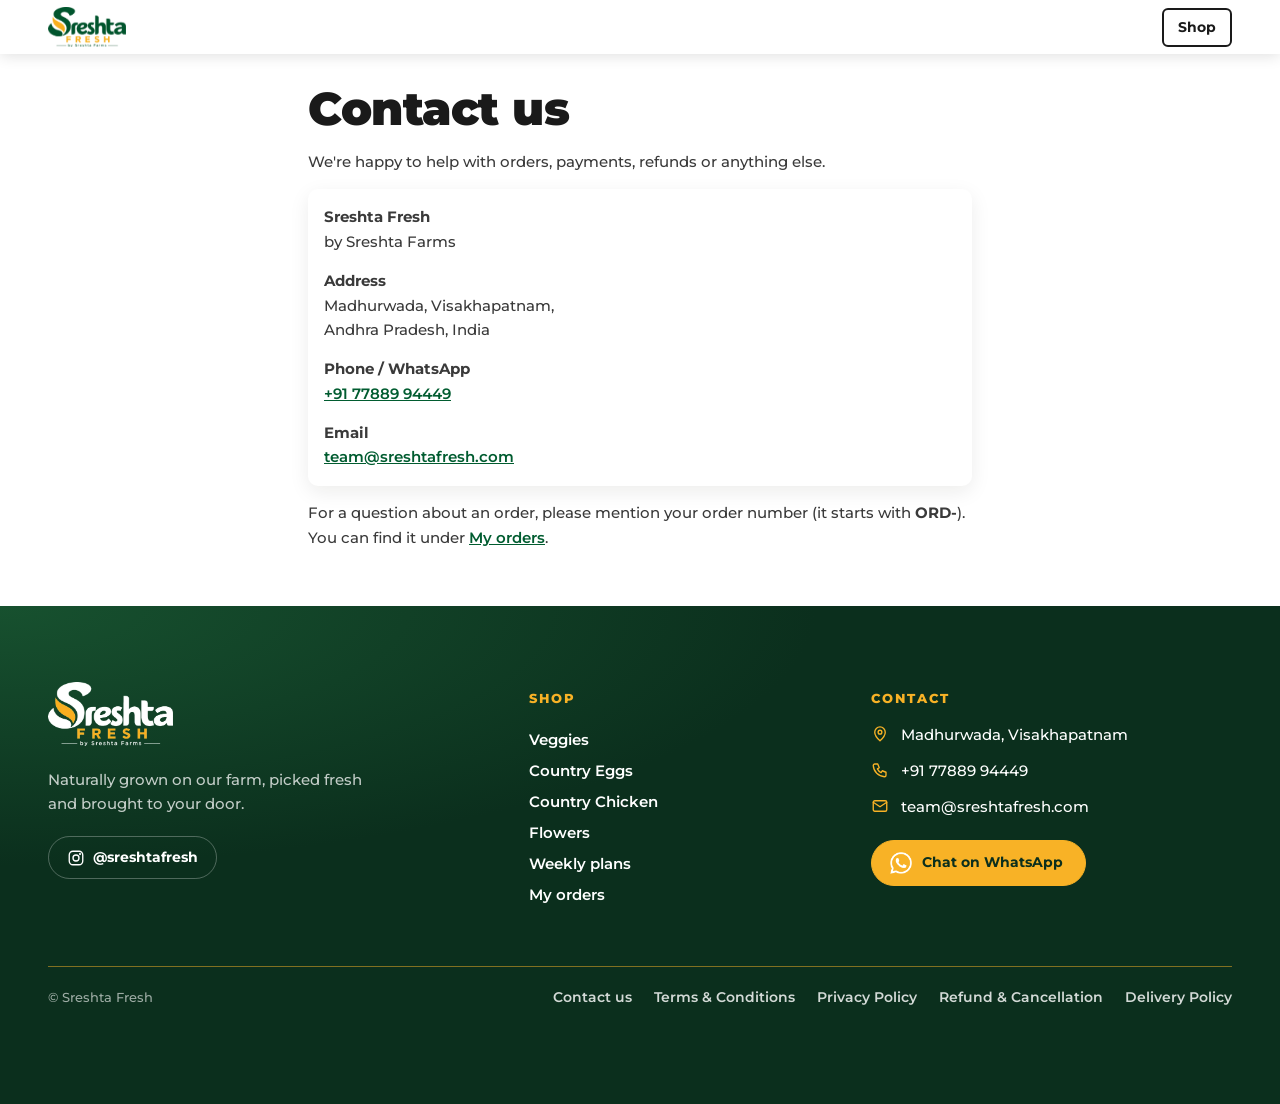
<file: contact.html>
<!DOCTYPE html>
<html lang="en">
<head>
  <meta charset="utf-8">
  <meta name="viewport" content="width=device-width, initial-scale=1, viewport-fit=cover">
  <title>Contact us · Sreshta Fresh</title>
  <link rel="icon" href="icon.png">
  <link rel="preconnect" href="https://fonts.googleapis.com">
  <link rel="preconnect" href="https://fonts.gstatic.com" crossorigin>
  <link href="https://fonts.googleapis.com/css2?family=Montserrat:wght@400;500;600;700;800;900&display=swap" rel="stylesheet">
  <link rel="stylesheet" href="style.css">
</head>
<body>
  <header class="top">
    <a href="./" class="brand"><img src="logo.webp" alt="Sreshta Fresh by Sreshta Farms"></a>
    <a href="./" class="pill-btn">Shop</a>
  </header>
  <main class="legal">
    <h1>Contact us</h1>
    <p>We're happy to help with orders, payments, refunds or anything else.</p>
    <div class="card contact-card">
      <p><b>Sreshta Fresh</b><br>by Sreshta Farms</p>
      <p><b>Address</b><br><span data-contact="address">Madhurwada, Visakhapatnam</span>,<br>Andhra Pradesh, India</p>
      <p><b>Phone / WhatsApp</b><br><a data-tel data-contact="phone" href="tel:+917788994449">+91 77889 94449</a></p>
      <p><b>Email</b><br><a data-mail data-contact="email" href="mailto:team@sreshtafresh.com">team@sreshtafresh.com</a></p>
    </div>
    <p>For a question about an order, please mention your order number (it starts with <b>ORD-</b>). You can find it under <a href="./#orders">My orders</a>.</p>
  </main>
  <footer class="site-foot">
    <div class="sf-grid">
      <div class="sf-brand">
        <a href="./" class="sf-logo" aria-label="Sreshta Fresh home"><img src="logo-light.webp" alt="Sreshta Fresh by Sreshta Farms" loading="lazy"></a>
        <p data-contact="footer.tagline">Naturally grown on our farm, picked fresh and brought to your door.</p>
        <a class="sf-pill" href="https://www.instagram.com/sreshtafresh/" target="_blank" rel="noopener"><svg viewBox="0 0 24 24" aria-hidden="true"><rect x="3" y="3" width="18" height="18" rx="5"/><circle cx="12" cy="12" r="4"/><circle cx="17.3" cy="6.7" r=".6"/></svg>@sreshtafresh</a>
      </div>
      <div class="sf-col">
        <h4>Shop</h4>
        <a href="./?cat=Veggies">Veggies</a>
        <a href="./?cat=Eggs">Country Eggs</a>
        <a href="./?cat=Country%20Chicken">Country Chicken</a>
        <a href="./?cat=Flowers">Flowers</a>
        <a href="./#subscribe">Weekly plans</a>
        <a href="./#orders">My orders</a>
      </div>
      <div class="sf-col sf-contact">
        <h4>Contact</h4>
        <p><svg viewBox="0 0 24 24" aria-hidden="true"><path d="M12 21s-7-6.2-7-11.5a7 7 0 0 1 14 0C19 14.8 12 21 12 21z"/><circle cx="12" cy="9.5" r="2.5"/></svg><span data-contact="address">Madhurwada, Visakhapatnam</span></p>
        <p><svg viewBox="0 0 24 24" aria-hidden="true"><path d="M5 4h4l2 5-2.5 1.5a11 11 0 0 0 5 5L15 13l5 2v4a2 2 0 0 1-2 2A16 16 0 0 1 3 6a2 2 0 0 1 2-2z"/></svg><a data-tel data-contact="phone" href="tel:+917788994449">+91 77889 94449</a></p>
        <p><svg viewBox="0 0 24 24" aria-hidden="true"><rect x="3" y="5" width="18" height="14" rx="2"/><path d="m3 7 9 6 9-6"/></svg><a data-mail data-contact="email" href="mailto:team@sreshtafresh.com">team@sreshtafresh.com</a></p>
        <a class="sf-pill gold" data-wa href="https://wa.me/917788994449" target="_blank" rel="noopener"><img class="sf-wa-ic" src="images/whatsapp.png" alt="" width="22" height="22">Chat on WhatsApp</a>
      </div>
    </div>
    <div class="sf-bottom">
      <p data-contact="footer.text">&copy; Sreshta Fresh</p>
      <nav><a href="contact.html">Contact us</a><a href="terms.html">Terms &amp; Conditions</a><a href="privacy.html">Privacy Policy</a><a href="refund.html">Refund &amp; Cancellation</a><a href="shipping.html">Delivery Policy</a></nav>
    </div>
  </footer>
  <script src="config.js"></script>
  <script src="contact.js"></script>
</body>
</html>
</file>
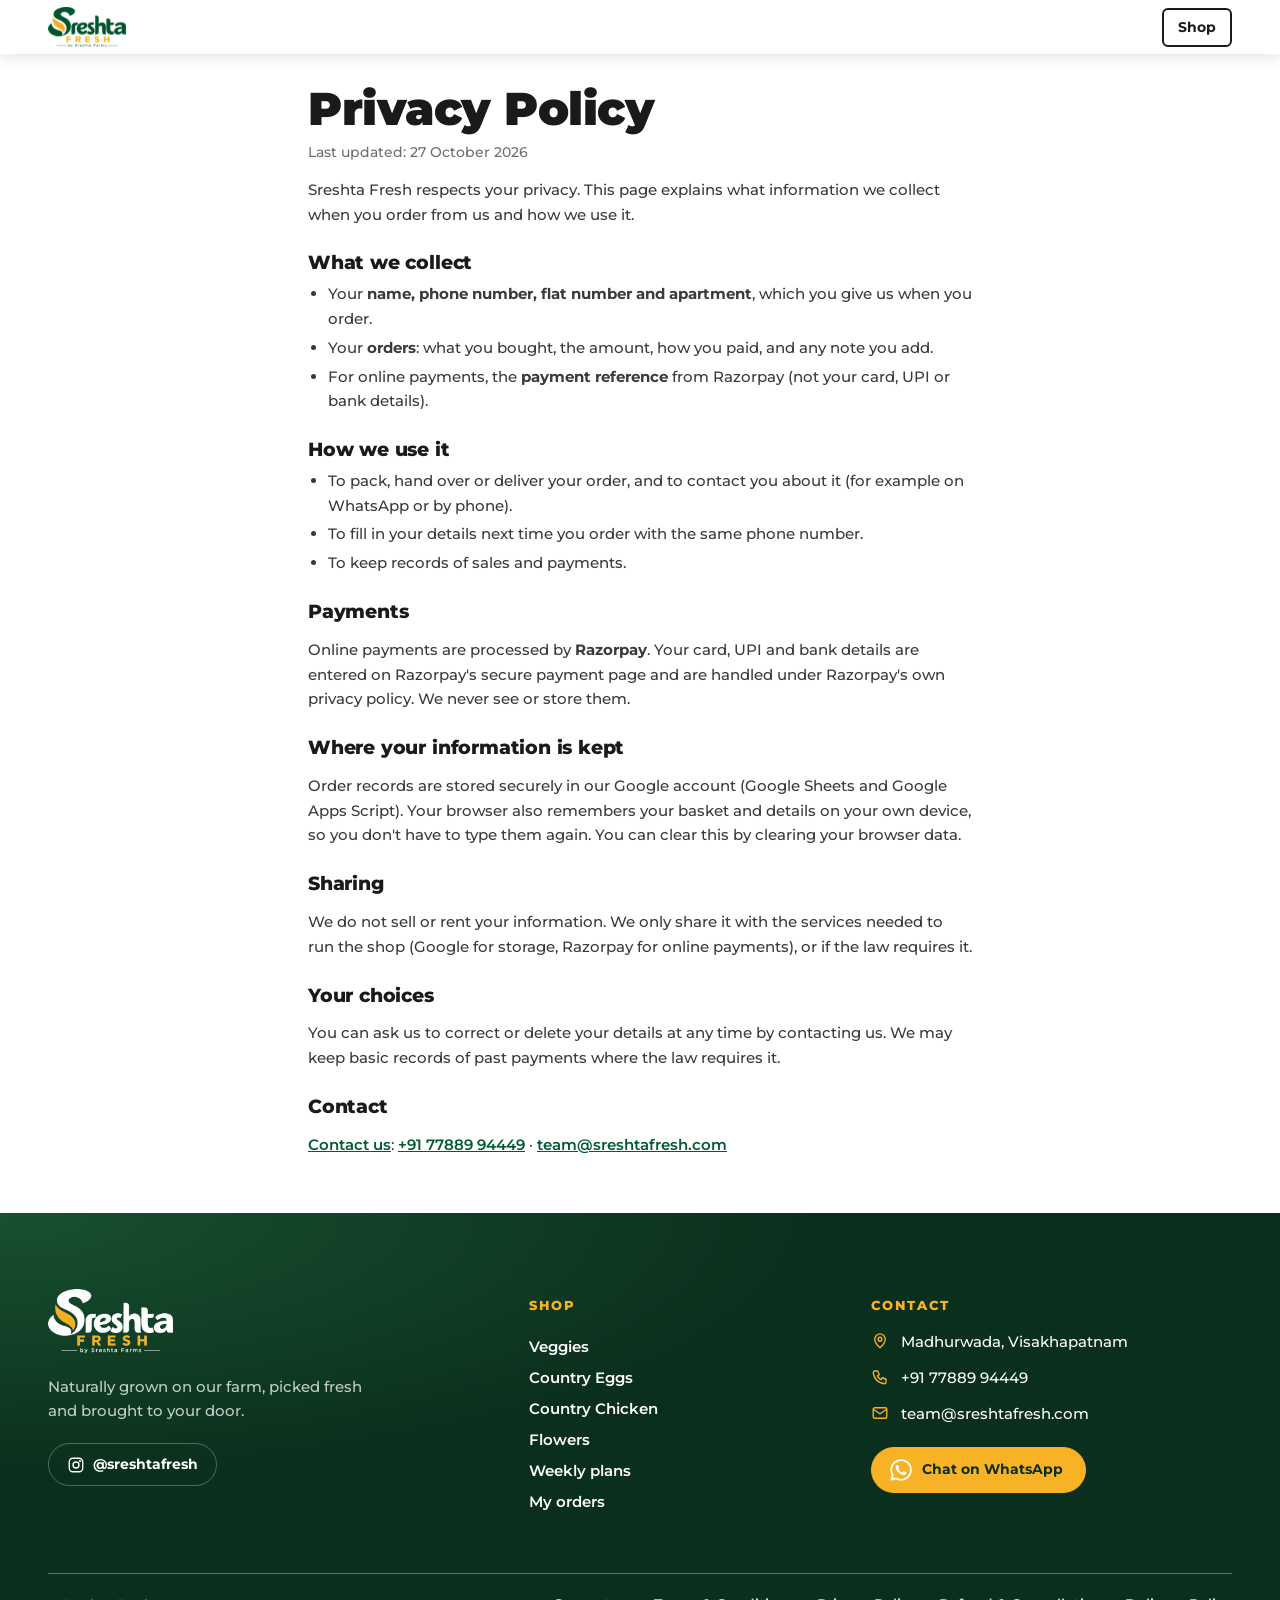
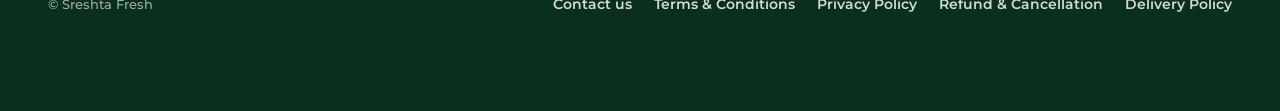
<file: privacy.html>
<!DOCTYPE html>
<html lang="en">
<head>
  <meta charset="utf-8">
  <meta name="viewport" content="width=device-width, initial-scale=1, viewport-fit=cover">
  <title>Privacy Policy · Sreshta Fresh</title>
  <link rel="icon" href="icon.png">
  <link rel="preconnect" href="https://fonts.googleapis.com">
  <link rel="preconnect" href="https://fonts.gstatic.com" crossorigin>
  <link href="https://fonts.googleapis.com/css2?family=Montserrat:wght@400;500;600;700;800;900&display=swap" rel="stylesheet">
  <link rel="stylesheet" href="style.css">
</head>
<body>
  <header class="top">
    <a href="./" class="brand"><img src="logo.webp" alt="Sreshta Fresh by Sreshta Farms"></a>
    <a href="./" class="pill-btn">Shop</a>
  </header>
  <main class="legal">
    <h1>Privacy Policy</h1>
    <p class="upd">Last updated: 27 October 2026</p>

    <p>Sreshta Fresh respects your privacy. This page explains what information we collect when you order from us and how we use it.</p>

    <h2>What we collect</h2>
    <ul>
      <li>Your <b>name, phone number, flat number and apartment</b>, which you give us when you order.</li>
      <li>Your <b>orders</b>: what you bought, the amount, how you paid, and any note you add.</li>
      <li>For online payments, the <b>payment reference</b> from Razorpay (not your card, UPI or bank details).</li>
    </ul>

    <h2>How we use it</h2>
    <ul>
      <li>To pack, hand over or deliver your order, and to contact you about it (for example on WhatsApp or by phone).</li>
      <li>To fill in your details next time you order with the same phone number.</li>
      <li>To keep records of sales and payments.</li>
    </ul>

    <h2>Payments</h2>
    <p>Online payments are processed by <b>Razorpay</b>. Your card, UPI and bank details are entered on Razorpay's secure payment page and are handled under Razorpay's own privacy policy. We never see or store them.</p>

    <h2>Where your information is kept</h2>
    <p>Order records are stored securely in our Google account (Google Sheets and Google Apps Script). Your browser also remembers your basket and details on your own device, so you don't have to type them again. You can clear this by clearing your browser data.</p>

    <h2>Sharing</h2>
    <p>We do not sell or rent your information. We only share it with the services needed to run the shop (Google for storage, Razorpay for online payments), or if the law requires it.</p>

    <h2>Your choices</h2>
    <p>You can ask us to correct or delete your details at any time by contacting us. We may keep basic records of past payments where the law requires it.</p>

    <h2>Contact</h2>
    <p><a href="contact.html">Contact us</a>: <a data-tel data-contact="phone" href="tel:+917788994449">+91 77889 94449</a> · <a data-mail data-contact="email" href="mailto:team@sreshtafresh.com">team@sreshtafresh.com</a></p>
  </main>
  <footer class="site-foot">
    <div class="sf-grid">
      <div class="sf-brand">
        <a href="./" class="sf-logo" aria-label="Sreshta Fresh home"><img src="logo-light.webp" alt="Sreshta Fresh by Sreshta Farms" loading="lazy"></a>
        <p data-contact="footer.tagline">Naturally grown on our farm, picked fresh and brought to your door.</p>
        <a class="sf-pill" href="https://www.instagram.com/sreshtafresh/" target="_blank" rel="noopener"><svg viewBox="0 0 24 24" aria-hidden="true"><rect x="3" y="3" width="18" height="18" rx="5"/><circle cx="12" cy="12" r="4"/><circle cx="17.3" cy="6.7" r=".6"/></svg>@sreshtafresh</a>
      </div>
      <div class="sf-col">
        <h4>Shop</h4>
        <a href="./?cat=Veggies">Veggies</a>
        <a href="./?cat=Eggs">Country Eggs</a>
        <a href="./?cat=Country%20Chicken">Country Chicken</a>
        <a href="./?cat=Flowers">Flowers</a>
        <a href="./#subscribe">Weekly plans</a>
        <a href="./#orders">My orders</a>
      </div>
      <div class="sf-col sf-contact">
        <h4>Contact</h4>
        <p><svg viewBox="0 0 24 24" aria-hidden="true"><path d="M12 21s-7-6.2-7-11.5a7 7 0 0 1 14 0C19 14.8 12 21 12 21z"/><circle cx="12" cy="9.5" r="2.5"/></svg><span data-contact="address">Madhurwada, Visakhapatnam</span></p>
        <p><svg viewBox="0 0 24 24" aria-hidden="true"><path d="M5 4h4l2 5-2.5 1.5a11 11 0 0 0 5 5L15 13l5 2v4a2 2 0 0 1-2 2A16 16 0 0 1 3 6a2 2 0 0 1 2-2z"/></svg><a data-tel data-contact="phone" href="tel:+917788994449">+91 77889 94449</a></p>
        <p><svg viewBox="0 0 24 24" aria-hidden="true"><rect x="3" y="5" width="18" height="14" rx="2"/><path d="m3 7 9 6 9-6"/></svg><a data-mail data-contact="email" href="mailto:team@sreshtafresh.com">team@sreshtafresh.com</a></p>
        <a class="sf-pill gold" data-wa href="https://wa.me/917788994449" target="_blank" rel="noopener"><img class="sf-wa-ic" src="images/whatsapp.png" alt="" width="22" height="22">Chat on WhatsApp</a>
      </div>
    </div>
    <div class="sf-bottom">
      <p data-contact="footer.text">&copy; Sreshta Fresh</p>
      <nav><a href="contact.html">Contact us</a><a href="terms.html">Terms &amp; Conditions</a><a href="privacy.html">Privacy Policy</a><a href="refund.html">Refund &amp; Cancellation</a><a href="shipping.html">Delivery Policy</a></nav>
    </div>
  </footer>
  <script src="config.js"></script>
  <script src="contact.js"></script>
</body>
</html>
</file>
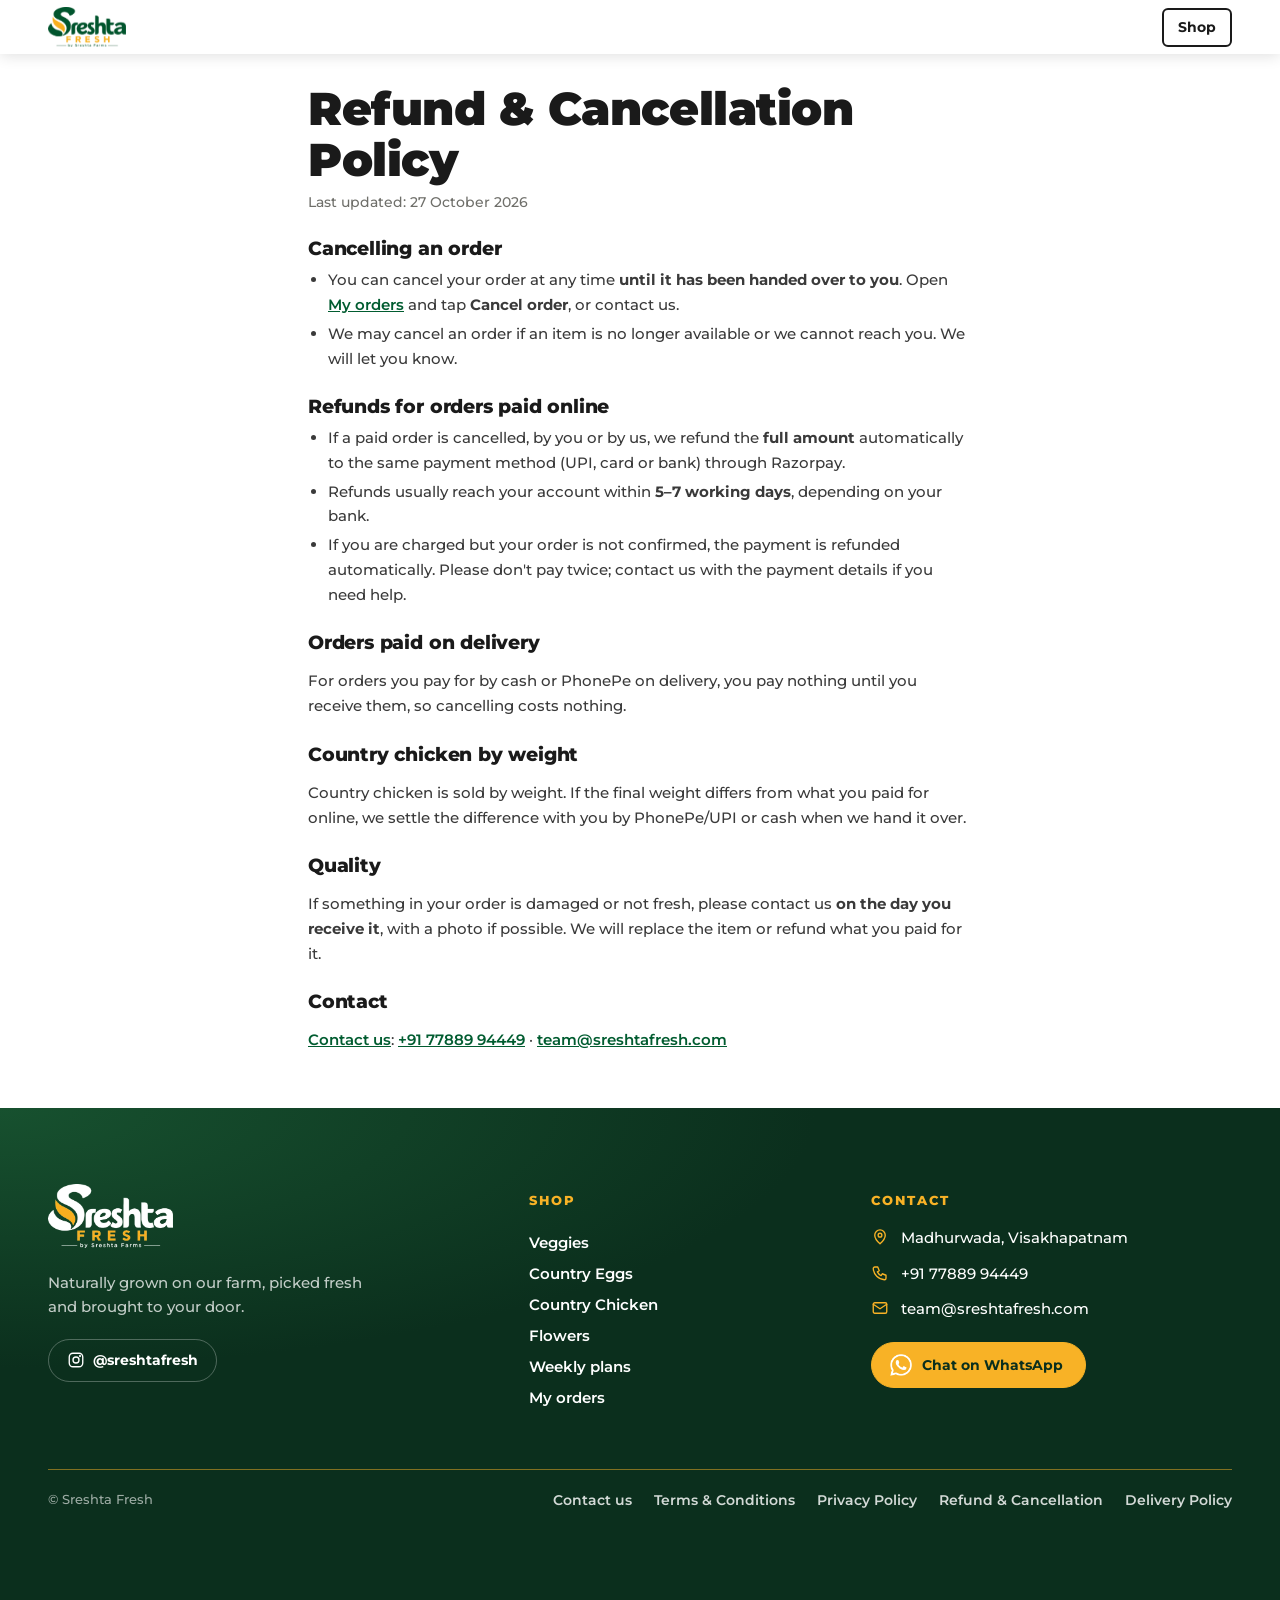
<file: refund.html>
<!DOCTYPE html>
<html lang="en">
<head>
  <meta charset="utf-8">
  <meta name="viewport" content="width=device-width, initial-scale=1, viewport-fit=cover">
  <title>Refund &amp; Cancellation · Sreshta Fresh</title>
  <link rel="icon" href="icon.png">
  <link rel="preconnect" href="https://fonts.googleapis.com">
  <link rel="preconnect" href="https://fonts.gstatic.com" crossorigin>
  <link href="https://fonts.googleapis.com/css2?family=Montserrat:wght@400;500;600;700;800;900&display=swap" rel="stylesheet">
  <link rel="stylesheet" href="style.css">
</head>
<body>
  <header class="top">
    <a href="./" class="brand"><img src="logo.webp" alt="Sreshta Fresh by Sreshta Farms"></a>
    <a href="./" class="pill-btn">Shop</a>
  </header>
  <main class="legal">
    <h1>Refund &amp; Cancellation Policy</h1>
    <p class="upd">Last updated: 27 October 2026</p>

    <h2>Cancelling an order</h2>
    <ul>
      <li>You can cancel your order at any time <b>until it has been handed over to you</b>. Open <a href="./#orders">My orders</a> and tap <b>Cancel order</b>, or contact us.</li>
      <li>We may cancel an order if an item is no longer available or we cannot reach you. We will let you know.</li>
    </ul>

    <h2>Refunds for orders paid online</h2>
    <ul>
      <li>If a paid order is cancelled, by you or by us, we refund the <b>full amount</b> automatically to the same payment method (UPI, card or bank) through Razorpay.</li>
      <li>Refunds usually reach your account within <b>5–7 working days</b>, depending on your bank.</li>
      <li>If you are charged but your order is not confirmed, the payment is refunded automatically. Please don't pay twice; contact us with the payment details if you need help.</li>
    </ul>

    <h2>Orders paid on delivery</h2>
    <p>For orders you pay for by cash or PhonePe on delivery, you pay nothing until you receive them, so cancelling costs nothing.</p>

    <h2>Country chicken by weight</h2>
    <p>Country chicken is sold by weight. If the final weight differs from what you paid for online, we settle the difference with you by PhonePe/UPI or cash when we hand it over.</p>

    <h2>Quality</h2>
    <p>If something in your order is damaged or not fresh, please contact us <b>on the day you receive it</b>, with a photo if possible. We will replace the item or refund what you paid for it.</p>

    <h2>Contact</h2>
    <p><a href="contact.html">Contact us</a>: <a data-tel data-contact="phone" href="tel:+917788994449">+91 77889 94449</a> · <a data-mail data-contact="email" href="mailto:team@sreshtafresh.com">team@sreshtafresh.com</a></p>
  </main>
  <footer class="site-foot">
    <div class="sf-grid">
      <div class="sf-brand">
        <a href="./" class="sf-logo" aria-label="Sreshta Fresh home"><img src="logo-light.webp" alt="Sreshta Fresh by Sreshta Farms" loading="lazy"></a>
        <p data-contact="footer.tagline">Naturally grown on our farm, picked fresh and brought to your door.</p>
        <a class="sf-pill" href="https://www.instagram.com/sreshtafresh/" target="_blank" rel="noopener"><svg viewBox="0 0 24 24" aria-hidden="true"><rect x="3" y="3" width="18" height="18" rx="5"/><circle cx="12" cy="12" r="4"/><circle cx="17.3" cy="6.7" r=".6"/></svg>@sreshtafresh</a>
      </div>
      <div class="sf-col">
        <h4>Shop</h4>
        <a href="./?cat=Veggies">Veggies</a>
        <a href="./?cat=Eggs">Country Eggs</a>
        <a href="./?cat=Country%20Chicken">Country Chicken</a>
        <a href="./?cat=Flowers">Flowers</a>
        <a href="./#subscribe">Weekly plans</a>
        <a href="./#orders">My orders</a>
      </div>
      <div class="sf-col sf-contact">
        <h4>Contact</h4>
        <p><svg viewBox="0 0 24 24" aria-hidden="true"><path d="M12 21s-7-6.2-7-11.5a7 7 0 0 1 14 0C19 14.8 12 21 12 21z"/><circle cx="12" cy="9.5" r="2.5"/></svg><span data-contact="address">Madhurwada, Visakhapatnam</span></p>
        <p><svg viewBox="0 0 24 24" aria-hidden="true"><path d="M5 4h4l2 5-2.5 1.5a11 11 0 0 0 5 5L15 13l5 2v4a2 2 0 0 1-2 2A16 16 0 0 1 3 6a2 2 0 0 1 2-2z"/></svg><a data-tel data-contact="phone" href="tel:+917788994449">+91 77889 94449</a></p>
        <p><svg viewBox="0 0 24 24" aria-hidden="true"><rect x="3" y="5" width="18" height="14" rx="2"/><path d="m3 7 9 6 9-6"/></svg><a data-mail data-contact="email" href="mailto:team@sreshtafresh.com">team@sreshtafresh.com</a></p>
        <a class="sf-pill gold" data-wa href="https://wa.me/917788994449" target="_blank" rel="noopener"><img class="sf-wa-ic" src="images/whatsapp.png" alt="" width="22" height="22">Chat on WhatsApp</a>
      </div>
    </div>
    <div class="sf-bottom">
      <p data-contact="footer.text">&copy; Sreshta Fresh</p>
      <nav><a href="contact.html">Contact us</a><a href="terms.html">Terms &amp; Conditions</a><a href="privacy.html">Privacy Policy</a><a href="refund.html">Refund &amp; Cancellation</a><a href="shipping.html">Delivery Policy</a></nav>
    </div>
  </footer>
  <script src="config.js"></script>
  <script src="contact.js"></script>
</body>
</html>
</file>
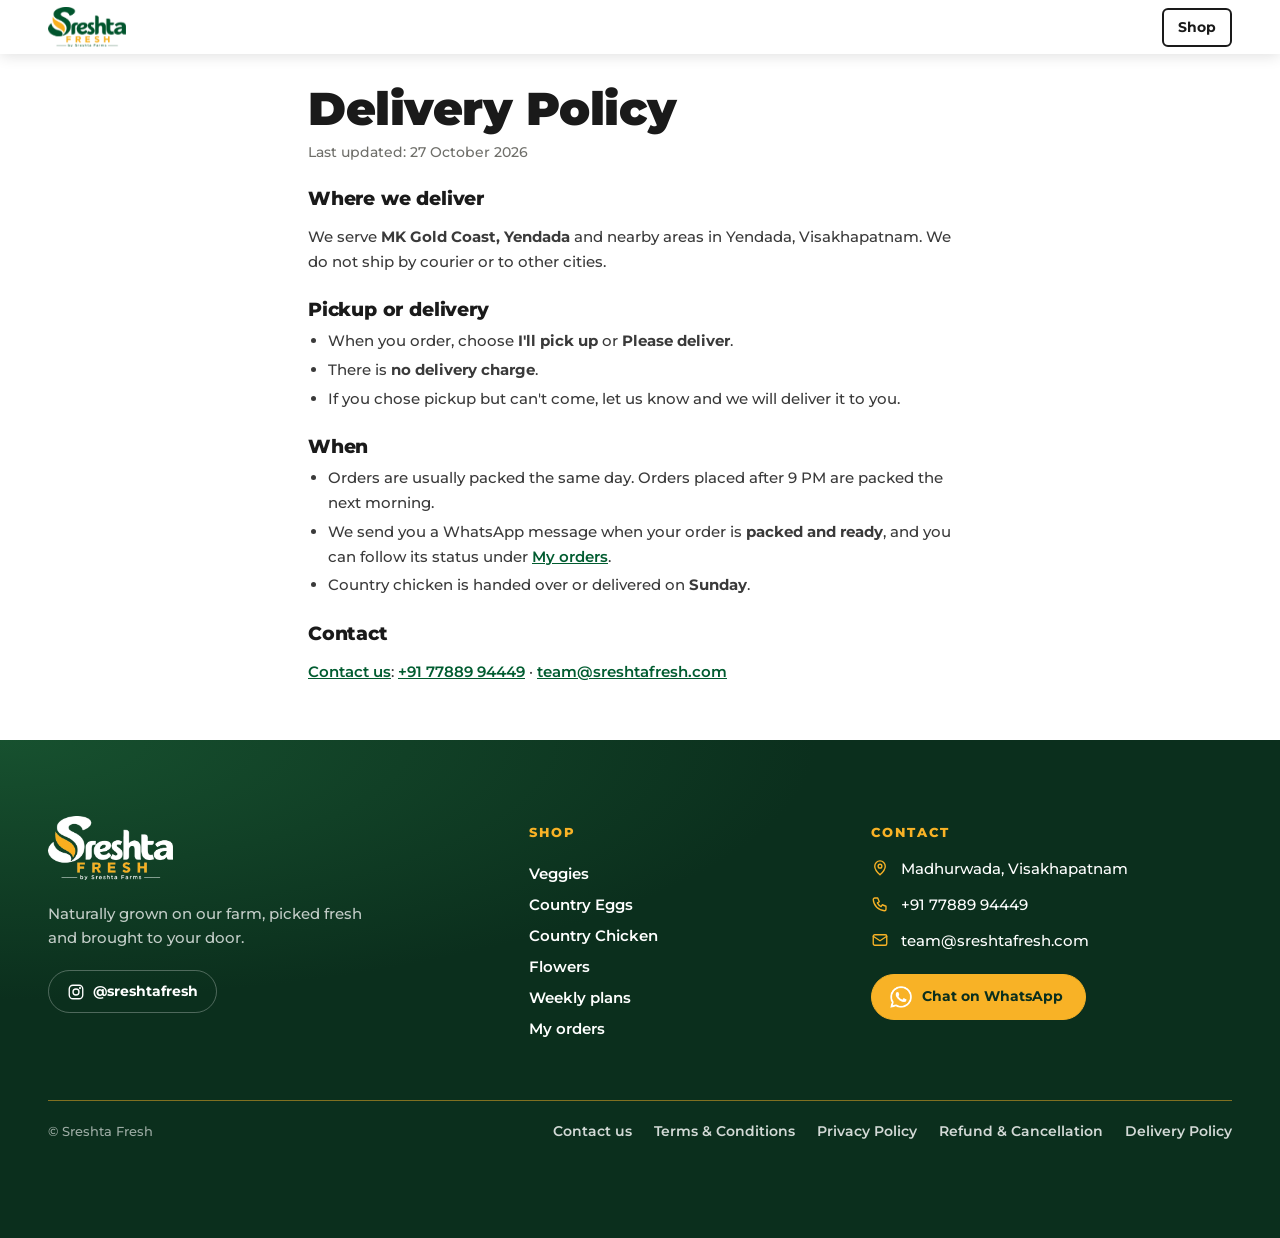
<file: shipping.html>
<!DOCTYPE html>
<html lang="en">
<head>
  <meta charset="utf-8">
  <meta name="viewport" content="width=device-width, initial-scale=1, viewport-fit=cover">
  <title>Delivery Policy · Sreshta Fresh</title>
  <link rel="icon" href="icon.png">
  <link rel="preconnect" href="https://fonts.googleapis.com">
  <link rel="preconnect" href="https://fonts.gstatic.com" crossorigin>
  <link href="https://fonts.googleapis.com/css2?family=Montserrat:wght@400;500;600;700;800;900&display=swap" rel="stylesheet">
  <link rel="stylesheet" href="style.css">
</head>
<body>
  <header class="top">
    <a href="./" class="brand"><img src="logo.webp" alt="Sreshta Fresh by Sreshta Farms"></a>
    <a href="./" class="pill-btn">Shop</a>
  </header>
  <main class="legal">
    <h1>Delivery Policy</h1>
    <p class="upd">Last updated: 27 October 2026</p>

    <h2>Where we deliver</h2>
    <p>We serve <b>MK Gold Coast, Yendada</b> and nearby areas in Yendada, Visakhapatnam. We do not ship by courier or to other cities.</p>

    <h2>Pickup or delivery</h2>
    <ul>
      <li>When you order, choose <b>I'll pick up</b> or <b>Please deliver</b>.</li>
      <li>There is <b>no delivery charge</b>.</li>
      <li>If you chose pickup but can't come, let us know and we will deliver it to you.</li>
    </ul>

    <h2>When</h2>
    <ul>
      <li>Orders are usually packed the same day. Orders placed after 9 PM are packed the next morning.</li>
      <li>We send you a WhatsApp message when your order is <b>packed and ready</b>, and you can follow its status under <a href="./#orders">My orders</a>.</li>
      <li>Country chicken is handed over or delivered on <b>Sunday</b>.</li>
    </ul>

    <h2>Contact</h2>
    <p><a href="contact.html">Contact us</a>: <a data-tel data-contact="phone" href="tel:+917788994449">+91 77889 94449</a> · <a data-mail data-contact="email" href="mailto:team@sreshtafresh.com">team@sreshtafresh.com</a></p>
  </main>
  <footer class="site-foot">
    <div class="sf-grid">
      <div class="sf-brand">
        <a href="./" class="sf-logo" aria-label="Sreshta Fresh home"><img src="logo-light.webp" alt="Sreshta Fresh by Sreshta Farms" loading="lazy"></a>
        <p data-contact="footer.tagline">Naturally grown on our farm, picked fresh and brought to your door.</p>
        <a class="sf-pill" href="https://www.instagram.com/sreshtafresh/" target="_blank" rel="noopener"><svg viewBox="0 0 24 24" aria-hidden="true"><rect x="3" y="3" width="18" height="18" rx="5"/><circle cx="12" cy="12" r="4"/><circle cx="17.3" cy="6.7" r=".6"/></svg>@sreshtafresh</a>
      </div>
      <div class="sf-col">
        <h4>Shop</h4>
        <a href="./?cat=Veggies">Veggies</a>
        <a href="./?cat=Eggs">Country Eggs</a>
        <a href="./?cat=Country%20Chicken">Country Chicken</a>
        <a href="./?cat=Flowers">Flowers</a>
        <a href="./#subscribe">Weekly plans</a>
        <a href="./#orders">My orders</a>
      </div>
      <div class="sf-col sf-contact">
        <h4>Contact</h4>
        <p><svg viewBox="0 0 24 24" aria-hidden="true"><path d="M12 21s-7-6.2-7-11.5a7 7 0 0 1 14 0C19 14.8 12 21 12 21z"/><circle cx="12" cy="9.5" r="2.5"/></svg><span data-contact="address">Madhurwada, Visakhapatnam</span></p>
        <p><svg viewBox="0 0 24 24" aria-hidden="true"><path d="M5 4h4l2 5-2.5 1.5a11 11 0 0 0 5 5L15 13l5 2v4a2 2 0 0 1-2 2A16 16 0 0 1 3 6a2 2 0 0 1 2-2z"/></svg><a data-tel data-contact="phone" href="tel:+917788994449">+91 77889 94449</a></p>
        <p><svg viewBox="0 0 24 24" aria-hidden="true"><rect x="3" y="5" width="18" height="14" rx="2"/><path d="m3 7 9 6 9-6"/></svg><a data-mail data-contact="email" href="mailto:team@sreshtafresh.com">team@sreshtafresh.com</a></p>
        <a class="sf-pill gold" data-wa href="https://wa.me/917788994449" target="_blank" rel="noopener"><img class="sf-wa-ic" src="images/whatsapp.png" alt="" width="22" height="22">Chat on WhatsApp</a>
      </div>
    </div>
    <div class="sf-bottom">
      <p data-contact="footer.text">&copy; Sreshta Fresh</p>
      <nav><a href="contact.html">Contact us</a><a href="terms.html">Terms &amp; Conditions</a><a href="privacy.html">Privacy Policy</a><a href="refund.html">Refund &amp; Cancellation</a><a href="shipping.html">Delivery Policy</a></nav>
    </div>
  </footer>
  <script src="config.js"></script>
  <script src="contact.js"></script>
</body>
</html>
</file>
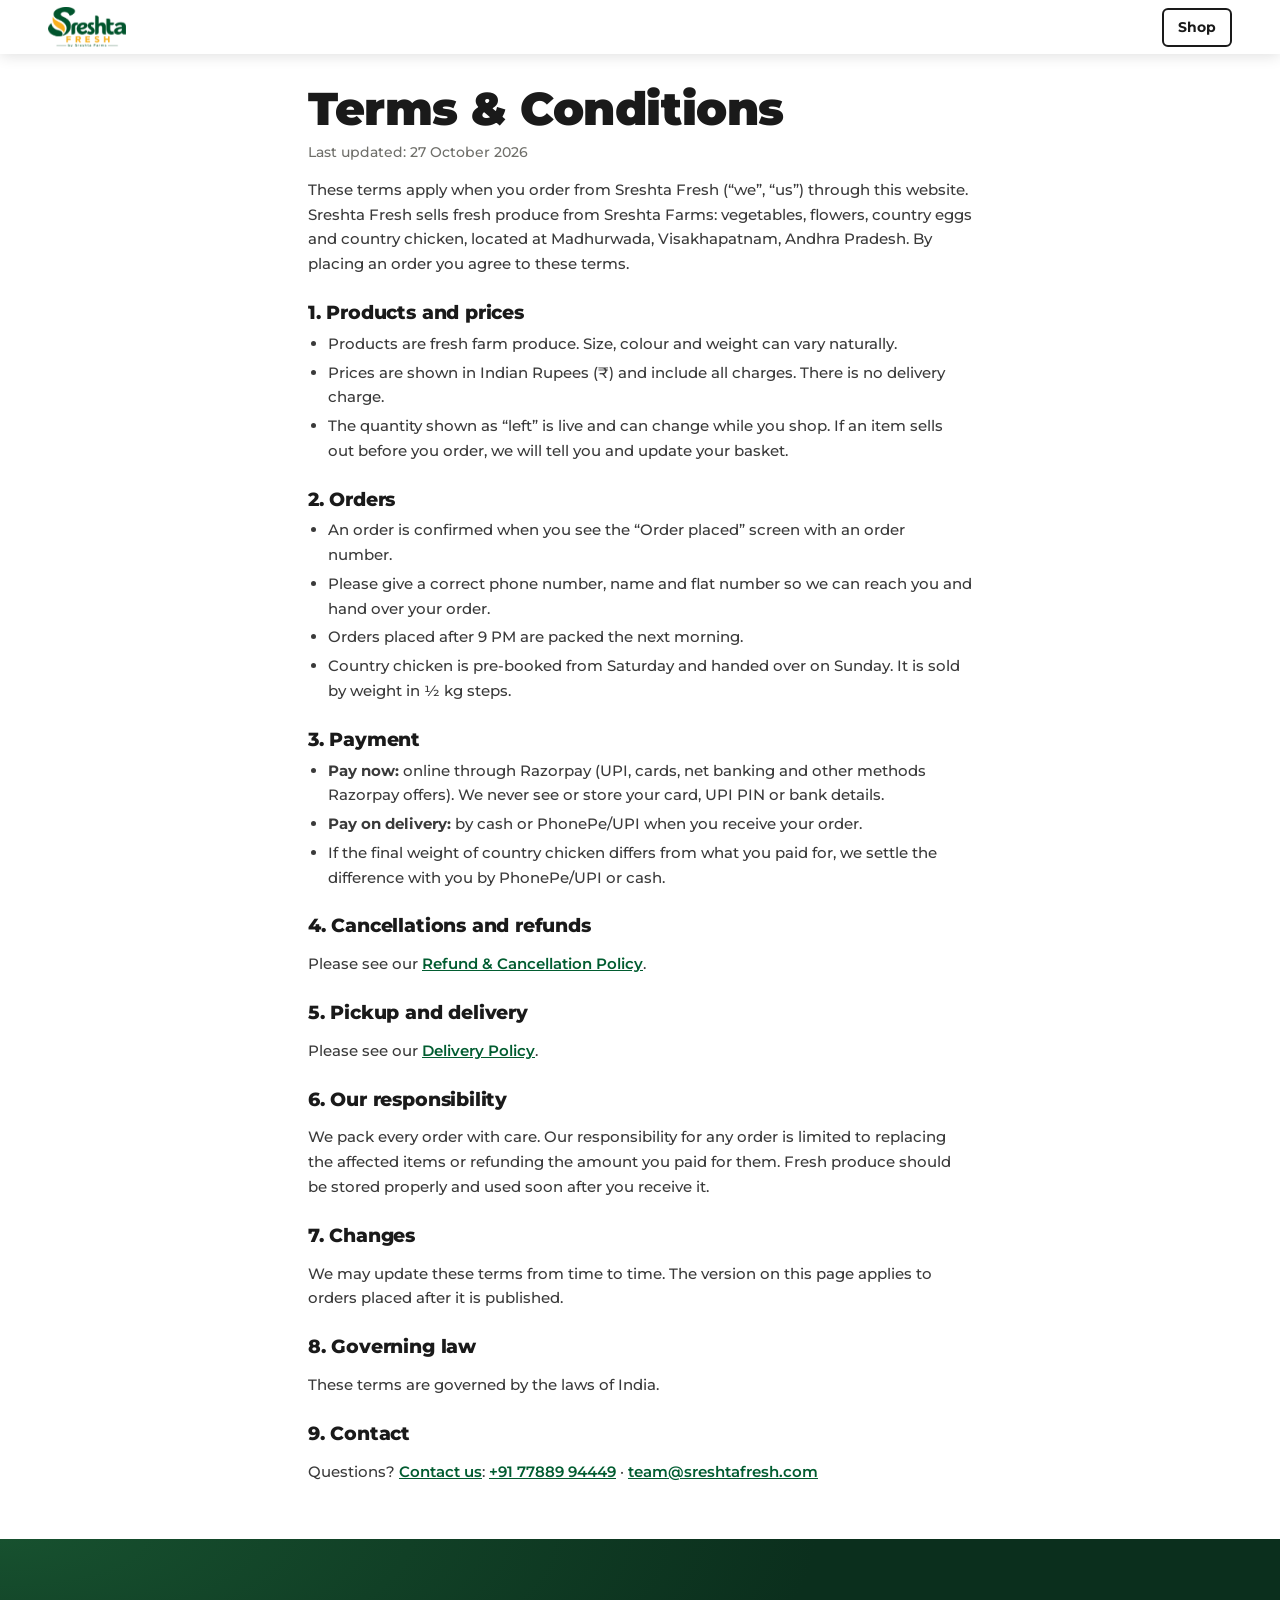
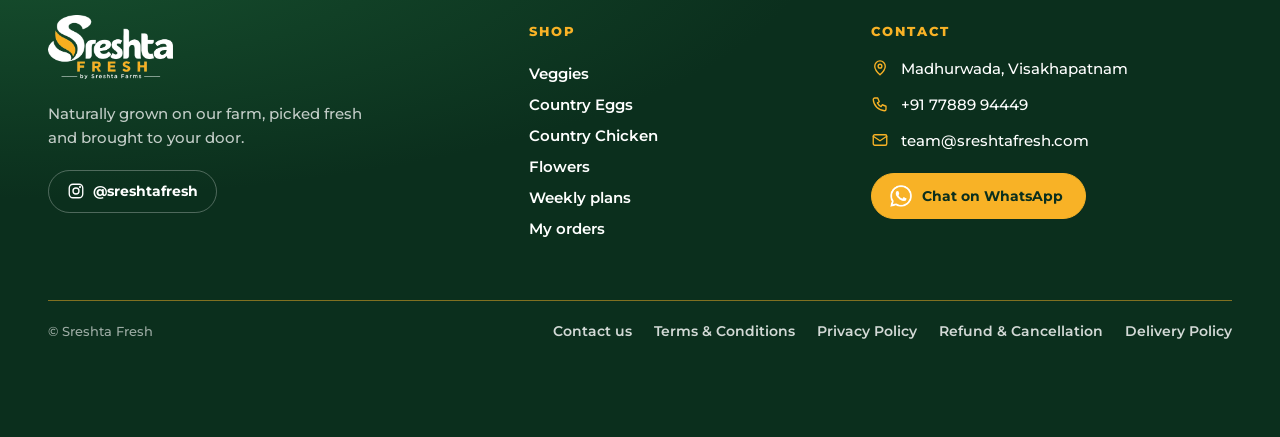
<file: terms.html>
<!DOCTYPE html>
<html lang="en">
<head>
  <meta charset="utf-8">
  <meta name="viewport" content="width=device-width, initial-scale=1, viewport-fit=cover">
  <title>Terms &amp; Conditions · Sreshta Fresh</title>
  <link rel="icon" href="icon.png">
  <link rel="preconnect" href="https://fonts.googleapis.com">
  <link rel="preconnect" href="https://fonts.gstatic.com" crossorigin>
  <link href="https://fonts.googleapis.com/css2?family=Montserrat:wght@400;500;600;700;800;900&display=swap" rel="stylesheet">
  <link rel="stylesheet" href="style.css">
</head>
<body>
  <header class="top">
    <a href="./" class="brand"><img src="logo.webp" alt="Sreshta Fresh by Sreshta Farms"></a>
    <a href="./" class="pill-btn">Shop</a>
  </header>
  <main class="legal">
    <h1>Terms &amp; Conditions</h1>
    <p class="upd">Last updated: 27 October 2026</p>

    <p>These terms apply when you order from Sreshta Fresh (“we”, “us”) through this website. Sreshta Fresh sells fresh produce from Sreshta Farms: vegetables, flowers, country eggs and country chicken, located at <span data-contact="address">Madhurwada, Visakhapatnam</span>, Andhra Pradesh. By placing an order you agree to these terms.</p>

    <h2>1. Products and prices</h2>
    <ul>
      <li>Products are fresh farm produce. Size, colour and weight can vary naturally.</li>
      <li>Prices are shown in Indian Rupees (₹) and include all charges. There is no delivery charge.</li>
      <li>The quantity shown as “left” is live and can change while you shop. If an item sells out before you order, we will tell you and update your basket.</li>
    </ul>

    <h2>2. Orders</h2>
    <ul>
      <li>An order is confirmed when you see the “Order placed” screen with an order number.</li>
      <li>Please give a correct phone number, name and flat number so we can reach you and hand over your order.</li>
      <li>Orders placed after 9 PM are packed the next morning.</li>
      <li>Country chicken is pre-booked from Saturday and handed over on Sunday. It is sold by weight in ½ kg steps.</li>
    </ul>

    <h2>3. Payment</h2>
    <ul>
      <li><b>Pay now:</b> online through Razorpay (UPI, cards, net banking and other methods Razorpay offers). We never see or store your card, UPI PIN or bank details.</li>
      <li><b>Pay on delivery:</b> by cash or PhonePe/UPI when you receive your order.</li>
      <li>If the final weight of country chicken differs from what you paid for, we settle the difference with you by PhonePe/UPI or cash.</li>
    </ul>

    <h2>4. Cancellations and refunds</h2>
    <p>Please see our <a href="refund.html">Refund &amp; Cancellation Policy</a>.</p>

    <h2>5. Pickup and delivery</h2>
    <p>Please see our <a href="shipping.html">Delivery Policy</a>.</p>

    <h2>6. Our responsibility</h2>
    <p>We pack every order with care. Our responsibility for any order is limited to replacing the affected items or refunding the amount you paid for them. Fresh produce should be stored properly and used soon after you receive it.</p>

    <h2>7. Changes</h2>
    <p>We may update these terms from time to time. The version on this page applies to orders placed after it is published.</p>

    <h2>8. Governing law</h2>
    <p>These terms are governed by the laws of India.</p>

    <h2>9. Contact</h2>
    <p>Questions? <a href="contact.html">Contact us</a>: <a data-tel data-contact="phone" href="tel:+917788994449">+91 77889 94449</a> · <a data-mail data-contact="email" href="mailto:team@sreshtafresh.com">team@sreshtafresh.com</a></p>
  </main>
  <footer class="site-foot">
    <div class="sf-grid">
      <div class="sf-brand">
        <a href="./" class="sf-logo" aria-label="Sreshta Fresh home"><img src="logo-light.webp" alt="Sreshta Fresh by Sreshta Farms" loading="lazy"></a>
        <p data-contact="footer.tagline">Naturally grown on our farm, picked fresh and brought to your door.</p>
        <a class="sf-pill" href="https://www.instagram.com/sreshtafresh/" target="_blank" rel="noopener"><svg viewBox="0 0 24 24" aria-hidden="true"><rect x="3" y="3" width="18" height="18" rx="5"/><circle cx="12" cy="12" r="4"/><circle cx="17.3" cy="6.7" r=".6"/></svg>@sreshtafresh</a>
      </div>
      <div class="sf-col">
        <h4>Shop</h4>
        <a href="./?cat=Veggies">Veggies</a>
        <a href="./?cat=Eggs">Country Eggs</a>
        <a href="./?cat=Country%20Chicken">Country Chicken</a>
        <a href="./?cat=Flowers">Flowers</a>
        <a href="./#subscribe">Weekly plans</a>
        <a href="./#orders">My orders</a>
      </div>
      <div class="sf-col sf-contact">
        <h4>Contact</h4>
        <p><svg viewBox="0 0 24 24" aria-hidden="true"><path d="M12 21s-7-6.2-7-11.5a7 7 0 0 1 14 0C19 14.8 12 21 12 21z"/><circle cx="12" cy="9.5" r="2.5"/></svg><span data-contact="address">Madhurwada, Visakhapatnam</span></p>
        <p><svg viewBox="0 0 24 24" aria-hidden="true"><path d="M5 4h4l2 5-2.5 1.5a11 11 0 0 0 5 5L15 13l5 2v4a2 2 0 0 1-2 2A16 16 0 0 1 3 6a2 2 0 0 1 2-2z"/></svg><a data-tel data-contact="phone" href="tel:+917788994449">+91 77889 94449</a></p>
        <p><svg viewBox="0 0 24 24" aria-hidden="true"><rect x="3" y="5" width="18" height="14" rx="2"/><path d="m3 7 9 6 9-6"/></svg><a data-mail data-contact="email" href="mailto:team@sreshtafresh.com">team@sreshtafresh.com</a></p>
        <a class="sf-pill gold" data-wa href="https://wa.me/917788994449" target="_blank" rel="noopener"><img class="sf-wa-ic" src="images/whatsapp.png" alt="" width="22" height="22">Chat on WhatsApp</a>
      </div>
    </div>
    <div class="sf-bottom">
      <p data-contact="footer.text">&copy; Sreshta Fresh</p>
      <nav><a href="contact.html">Contact us</a><a href="terms.html">Terms &amp; Conditions</a><a href="privacy.html">Privacy Policy</a><a href="refund.html">Refund &amp; Cancellation</a><a href="shipping.html">Delivery Policy</a></nav>
    </div>
  </footer>
  <script src="config.js"></script>
  <script src="contact.js"></script>
</body>
</html>
</file>
<file: style.css>
:root {
  --ink: #1a1a1a;
  --ink-2: #3a3a3a;
  --muted: #6f6f6a;
  --line: #e6e0d2;
  --bg: #ffffff;
  --soft: #faf8f3;
  --card: #ffffff;
  --gold: #f8b226;
  --gold-d: #9a7410;
  --gold-l: #fff6dc;
  --green: #015c30;
  --green-l: #e4f1e8;
  --stamp: #8a3324;
  --red: #c0392b;
  --red-l: #fdecea;
  --shadow: 0 6px 20px rgba(20, 20, 10, .08);
  --radius: 10px;
  --t-veg: #edf5ee;
  --t-flo: #fff1e6;
  --t-egg: #fff7e0;
  --t-chk: #f5ede4;
}
* { box-sizing: border-box; }
html { -webkit-text-size-adjust: 100%; }
body {
  margin: 0; background: var(--bg); color: var(--ink);
  font: 500 15px/1.5 "Montserrat", system-ui, -apple-system, "Segoe UI", Roboto, sans-serif;
  -webkit-tap-highlight-color: transparent;
}
h1, h2, h3 { font-weight: 800; line-height: 1.1; margin: 0; letter-spacing: -.01em; }
a { color: var(--ink); }
button, select { font: inherit; cursor: pointer; }
[hidden] { display: none !important; }

/* ---------- header ---------- */
/* The header floats over the page. app.js sets:
   .dark     → over a dark section (or the hero photo): light logo, white links
   .scrolled → glass background showing (clear while at the very top of the hero)
   .solid    → plain white header (My orders and other pages) */
.top {
  position: fixed; top: 0; left: 0; right: 0; z-index: 20; display: flex; align-items: center; gap: 18px;
  padding: 7px clamp(16px, 4vw, 48px); transition: box-shadow .35s ease;
}
.top::before {   /* the glass layer (kept off .top itself so the phone side menu still works) */
  content: ""; position: absolute; inset: 0; z-index: -1; opacity: 0; transition: opacity .35s ease, background-color .35s ease;
  /* --glass = the colour of the section under the header (set by app.js), so the header blends into it */
  background: var(--glass, rgba(255, 255, 255, .78)); -webkit-backdrop-filter: blur(12px) saturate(1.2); backdrop-filter: blur(12px) saturate(1.2);
}
.top.dark::before { background: var(--glass, rgba(7, 30, 18, .55)); }
.top.scrolled::before, .top.solid::before { opacity: 1; }
.top.solid::before { background: #fff; }
.top.scrolled { box-shadow: 0 1px 0 rgba(0, 0, 0, .05); }
.top.solid { box-shadow: 0 2px 14px rgba(0, 0, 0, .12); }
.brand { position: relative; display: block; }
.brand img { height: 40px; width: auto; display: block; transition: opacity .35s ease; }
.brand .logo-light { position: absolute; left: 0; top: 0; opacity: 0; }
.top.dark .brand .logo-light { opacity: 1; }
.top.dark .brand .logo-dark { opacity: 0; }
.pill-btn { transition: color .35s ease, border-color .35s ease, background-color .35s ease; }
.top.dark .pill-btn { color: #fff; border-color: rgba(255, 255, 255, .85); background: transparent; }
.top.dark .pill-btn:hover { background: #fff; color: var(--ink); }

/* Right side of the header: search, Instagram, share | menu (white over dark sections) */
.tools { margin-left: auto; display: flex; align-items: center; gap: clamp(2px, .6vw, 8px); position: relative; color: var(--ink); transition: color .35s ease; }
.top.dark .tools { color: #fff; }
.ico { width: 36px; height: 36px; display: grid; place-items: center; border: 0; border-radius: 50%; background: none; color: inherit; transition: background-color .2s ease; }
.ico:hover, .ico[aria-expanded="true"] { background: rgba(127, 127, 127, .16); }
.ico svg { width: 19px; height: 19px; fill: none; stroke: currentColor; stroke-width: 1.8; stroke-linecap: round; }
.ico svg .fill { fill: currentColor; stroke: none; }
.tools-sep { width: 1px; height: 26px; margin: 0 clamp(4px, .8vw, 10px); background: currentColor; opacity: .35; }
/* search box slides open to the left of the icons */
.search { position: absolute; right: 100%; top: 50%; translate: 0 -50%; width: 0; overflow: hidden; transition: width .3s ease; }
.search.open { width: min(280px, 56vw); }
.search input {
  width: 100%; height: 40px; padding: 0 16px; border-radius: 999px; font: inherit; font-size: 15px; color: var(--ink);
  border: 1px solid rgba(0, 0, 0, .12); background: rgba(255, 255, 255, .95); outline: none;
}
.search input:focus { border-color: var(--gold); }
/* Every page except the shop (My orders, policy pages, pay page): plain white header, content starts below it */
body:not([data-view="shop"]) { padding-top: var(--top-h); }
body:not([data-view="shop"]) .top::before { opacity: 1; background: #fff; }
body:not([data-view="shop"]) .top { box-shadow: 0 2px 14px rgba(0, 0, 0, .12); }
.pill-btn {
  text-decoration: none; font-weight: 700; font-size: 14px; color: var(--ink); background: #fff;
  border: 2px solid var(--ink); padding: 7px 14px; border-radius: 6px; white-space: nowrap;
}
.pill-btn:hover { background: var(--ink); color: var(--gold); }
.top > .pill-btn { margin-left: auto; }   /* policy pages: "Shop" button on the right */
/* ☰ menu button (three lines, white over dark sections) */
.menu-btn {
  display: flex; flex-direction: column; justify-content: center; gap: 6px; flex: none;
  width: 36px; height: 36px; padding: 0 8px; border: 0; border-radius: 50%; background: none; color: inherit;
}
.menu-btn:hover { background: rgba(127, 127, 127, .16); }
.menu-btn span { display: block; height: 2px; border-radius: 2px; background: currentColor; }
/* The menu slides in from the right on every screen: categories, then My orders */
.nav {
  position: fixed; top: 0; bottom: 0; right: 0; z-index: 40; width: min(82vw, 340px); margin: 0;
  display: flex; flex-direction: column; padding: 22px 0; background: #fff; box-shadow: -4px 0 24px rgba(0, 0, 0, .15);
  transform: translateX(105%); transition: transform .3s ease; overflow-y: auto;
}
.nav-title {
  padding: 4px 24px 14px; margin-bottom: 6px; border-bottom: 1px solid var(--line);
  color: var(--gold-d); font-size: 12px; font-weight: 800; letter-spacing: .12em; text-transform: uppercase;
}
.nav-title.more { margin-top: 18px; border-top: 1px solid var(--line); padding-top: 18px; }
.nav button, .nav a {
  display: block; text-align: left; padding: 14px 24px; font-size: 16px; font-weight: 600; color: var(--ink); text-decoration: none;
  border: 0; border-right: 4px solid transparent; background: none;
}
.nav button:hover, .nav a:hover { background: var(--soft); }
.nav button.on { border-right-color: var(--gold); background: var(--gold-l); font-weight: 800; }
.nav-shade { display: none; position: fixed; inset: 0; z-index: 30; background: rgba(0, 0, 0, .4); }
.nav-open .top { z-index: 50; }   /* lift the header (and its menu) above the shade */
.nav-open .nav { transform: none; }
.nav-open .nav-shade { display: block; }
@media (max-width: 860px) {
  .top { gap: 10px; }
  .brand img { height: 36px; }
  .ico, .menu-btn { width: 34px; height: 34px; }
  .tools-sep { margin: 0 2px; }
  .search.open { width: calc(100vw - 32px - 4 * 40px); }   /* covers the logo while open */
}

/* ---------- hero: the whole first screen ---------- */
:root { --top-h: 56px; }
/* Landing sections ("bands") take their colour from data-tone: dark green or light green */
#landing > .band[data-tone="dark"] {
  color: #fff;
  background: radial-gradient(120% 90% at 85% 10%, #0f5a33 0%, rgba(15, 90, 51, 0) 60%),
              linear-gradient(135deg, #0a2a1a 0%, #0e3a23 55%, #123f27 100%);
}
#landing > .band[data-tone="light"] { color: var(--ink); background: var(--green-l); }
/* Section headings read well on either colour */
#landing > .band[data-tone="dark"] .sec-kicker { color: var(--gold); }
#landing > .band[data-tone="dark"] h2 { color: #fff; }
#landing > .band[data-tone="dark"] h2 em { color: var(--gold); }

/* The hero starts at the very top, behind the see-through header; its padding keeps content below the header */
.hero { min-height: 100vh; min-height: 100svh; padding-top: var(--top-h); display: flex; align-items: center; }
/* Farm photo behind the hero, tinted green: darkest behind the text, lighter on the right */
#landing > .band.hero {
  background:
    linear-gradient(rgba(11, 47, 29, 0) 72%, #0b2f1d 100%),   /* photo fades into the green behind the offer strip */
    linear-gradient(90deg, rgba(7, 30, 18, .93) 0%, rgba(7, 30, 18, .8) 38%, rgba(7, 30, 18, .5) 70%, rgba(7, 30, 18, .4) 100%),
    var(--hero-img, url("images/hero-fields.webp")) center / cover no-repeat;
}
/* thin white frame around the landing photo, just below the header */
/* padding-bottom keeps the content clear of the frame's bottom line, even when the text makes the landing taller */
#landing > .band.hero { position: relative; padding-bottom: clamp(44px, 7vh, 72px); }
#landing > .band.hero::after {
  content: ""; position: absolute; pointer-events: none;
  inset: calc(var(--top-h) + 4px) clamp(12px, 2.4vw, 44px) clamp(14px, 3.5vh, 40px);
  border: 1.5px solid rgba(255, 255, 255, .6); border-radius: clamp(18px, 2vw, 32px);
}
/* ---------- offer strip: logo gold, dark green text, product photo popping out of the top ---------- */
/* full width, lined up with the white frame around the landing photo */
/* the strip sits on a slow fade from the landing's dark green into the green of "From our fields" */
.offer-wrap {
  padding: clamp(40px, 7vh, 80px) clamp(12px, 2.4vw, 44px);
  background: linear-gradient(#0b2f1d, #10402a);
}
.offer-wrap .of-slide { box-shadow: 0 18px 40px rgba(0, 0, 0, .28); }
#landing > .offer-wrap:not([hidden]) + .band { padding-top: clamp(20px, 4vh, 48px); }   /* the strip's cream half already makes the gap */
.offer { position: relative; display: grid; }
.of-slide {
  grid-area: 1 / 1; position: relative; display: grid; align-items: center; gap: clamp(18px, 3vw, 56px);
  grid-template-columns: auto minmax(0, 1fr) clamp(140px, 15vw, 260px) auto; min-height: clamp(150px, 22vh, 230px);
  padding: clamp(24px, 3.6vh, 40px) clamp(26px, 3.6vw, 64px); border-radius: clamp(18px, 2vw, 32px);
  background: var(--gold); color: #0b2f1d; box-shadow: 0 18px 40px rgba(0, 0, 0, .35);
  opacity: 0; visibility: hidden; transition: opacity .6s ease, visibility .6s;
}
.of-slide:not(.has-ph) { grid-template-columns: auto minmax(0, 1fr) auto; }
/* big offer on the left, then a thin divider, then the details */
.of-big { order: -1; padding-right: clamp(18px, 3vw, 56px); border-right: 2px solid rgba(11, 47, 29, .25); }
.of-slide.on { opacity: 1; visibility: visible; }
.of-kicker { font-size: clamp(12px, .95vw, 15px); font-weight: 800; letter-spacing: .14em; text-transform: uppercase; opacity: .75; margin-bottom: 6px; }
.of-txt h3 { font-size: clamp(22px, 2.3vw, 40px); font-weight: 900; line-height: 1.1; }
.of-txt p { margin: 8px 0 0; font-size: clamp(14.5px, 1.25vw, 20px); font-weight: 600; opacity: .8; }
.of-txt b { background: #0b2f1d; color: var(--gold); padding: .04em .32em; border-radius: .25em; letter-spacing: .06em; }   /* coupon code tag */
.of-txt p b { background: #0b2f1d; color: var(--gold); padding: 1px 8px; border-radius: 6px; letter-spacing: .06em; }   /* coupon code */
.of-big { font-size: clamp(52px, 7vw, 128px); font-weight: 900; line-height: .9; letter-spacing: -.03em; color: var(--green); white-space: nowrap; }
/* a longer highlight ("To your family") is a headline, not a number: smaller, and may wrap onto two lines */
.of-big.long { font-size: clamp(30px, 3.4vw, 62px); line-height: 1; white-space: normal; max-width: 12ch; }
.of-ph { position: relative; align-self: stretch; }
/* the photo stays within its own column, whatever its shape; a cut-out (transparent PNG) pops above the strip */
.of-ph img {
  position: absolute; left: 0; bottom: -8%; width: 100%; height: 165%;
  object-fit: contain; object-position: center bottom; filter: drop-shadow(0 12px 18px rgba(0, 0, 0, .35));
}
.btn.of-go { background: #0b2f1d; color: var(--gold); border: 0; min-height: clamp(48px, 6vh, 60px); padding: 0 clamp(22px, 2vw, 34px); font-size: clamp(15px, 1.1vw, 18px); white-space: nowrap; }
.btn.of-go:hover { background: var(--green); }
.of-dots { position: absolute; left: 50%; bottom: -26px; translate: -50% 0; display: flex; gap: 8px; }
.of-dots button { width: 8px; height: 8px; padding: 0; border: 0; border-radius: 50%; background: rgba(11, 47, 29, .25); }
.of-dots button.on { background: var(--gold); width: 22px; border-radius: 4px; }
@media (max-width: 860px) {
  .of-slide, .of-slide:not(.has-ph) { grid-template-columns: minmax(0, 1fr) auto; gap: 12px 16px; padding: 18px 18px 18px 20px; }
  .of-txt { grid-column: 1 / -1; padding-right: 92px; }   /* room for the photo in the corner */
  .of-big { order: 0; padding-right: 0; border-right: 0; }   /* phones: details on top, offer + button below */
  .of-ph { position: absolute; right: 12px; top: -26px; width: 92px; height: 92px; }
  .of-ph img { height: 100%; bottom: 0; }
}
/* "From our fields" starts in that same green, then eases into its own gradient: no visible seam */
#landing > .band.farm-story {
  background: linear-gradient(#0b2f1d, rgba(11, 47, 29, 0) clamp(160px, 26vh, 300px)),
    radial-gradient(120% 90% at 85% 10%, #0f5a33 0%, rgba(15, 90, 51, 0) 60%),
    linear-gradient(135deg, #0a2a1a 0%, #0e3a23 55%, #123f27 100%);
}
/* Full width: text hugs the left edge, items fill the right. */
.hero-in {
  width: 100%; padding: clamp(28px, 5vh, 64px) clamp(20px, 4.5vw, 88px);
  display: grid; grid-template-columns: minmax(0, 1fr) minmax(0, 1fr); gap: clamp(24px, 3vw, 56px); align-items: center;   /* text fills the left half */
}
/* Sizes follow the screen's width AND height, so the hero always fits in one screen. */
.hero-kicker { color: var(--gold); font-weight: 800; font-size: clamp(13px, min(1.15vw, 2vh), 19px); letter-spacing: .14em; text-transform: uppercase; margin-bottom: 16px; }
.hero h1 { font-size: clamp(42px, min(6vw, 10.5vh), 118px); font-weight: 900; line-height: 1; letter-spacing: -.025em; }
.hero h1 em { display: block; font-style: normal; color: var(--gold); }
.hero p { color: #e1eae2; font-size: clamp(16px, min(1.55vw, 2.7vh), 26px); line-height: 1.55; max-width: none; margin: 2.8vh 0 3vh; }
.hero-points { list-style: none; padding: 0; margin: 0 0 3.2vh; display: flex; flex-wrap: wrap; gap: 10px 12px; }
.hero-points li { background: rgba(255, 255, 255, .09); border: 1px solid rgba(255, 255, 255, .16); padding: 10px 18px; border-radius: 99px; font-size: clamp(14px, min(1.15vw, 2.1vh), 19px); font-weight: 600; }
.hero .btn.big { min-width: 280px; padding: 19px 30px; font-size: clamp(16px, min(1.25vw, 2.2vh), 21px); }

/* The items sit in a frosted box, 3/4 of the column wide, pushed to the right */
.hero-items {
  width: 75%; margin-left: auto; padding: clamp(14px, 1.3vw, 22px); border-radius: 20px;
  background: rgba(7, 30, 18, .04); border: 1px solid rgba(255, 255, 255, .22);   /* nearly clear glass */
  -webkit-backdrop-filter: blur(2px); backdrop-filter: blur(2px); box-shadow: 0 20px 50px rgba(0, 0, 0, .15);
}
.hero-items-head { font-weight: 800; font-size: clamp(13px, 1.1vw, 17px); letter-spacing: .12em; text-transform: uppercase; color: var(--gold); margin: 0 2px 14px; text-shadow: 0 1px 4px rgba(0, 0, 0, .5); }
.hero-grid { display: grid; grid-template-columns: repeat(2, minmax(0, 1fr)); gap: clamp(12px, 1.4vw, 22px); }

/* Computers: the items box runs from the top of the hero to the bottom, 2 columns × 3 rows,
   and the photos stretch to fill each card's height. The text stays centred on the left. */
@media (min-width: 861px) {
  /* hero is exactly one screen tall, so the box can't spill past it */
  .hero { align-items: stretch; height: 100vh; height: 100svh; min-height: 460px; }   /* low minimum: a zoomed-in browser (shorter screen) still sees the whole frame */
  .hero-in { align-items: stretch; height: 100%; padding-top: clamp(36px, 8vh, 96px); padding-bottom: clamp(36px, 8vh, 96px); }
  .hero-txt { align-self: center; }
  .hero-items { width: 60%; display: flex; flex-direction: column; min-height: 0; }
  .hero-grid { flex: 1; min-height: 0; grid-template-rows: repeat(3, minmax(0, 1fr)); }
  .hero-grid .hc { min-height: 0; }
  .hero-grid .hc-ph { aspect-ratio: auto; flex: 1; min-height: 0; }   /* the photo takes the space… */
  .hero-grid .hc-body { flex: none; padding: 8px 11px 10px; }        /* …the name and price stay a compact strip */
  .hero-grid .hc-name { font-size: clamp(14px, 1.05vw, 17px); }
  .hero-grid .hc-pack { font-size: clamp(12px, .85vw, 14px); margin-top: 1px; }
  .hero-grid .hc-row { padding-top: 4px; }
  .hero-grid .hc-price b { font-size: clamp(15px, 1.2vw, 19px); }
  .hero-grid .hc-price s { font-size: clamp(12px, .85vw, 14px); }
  .hero-grid .hc-add { width: clamp(30px, 2.2vw, 36px); height: clamp(30px, 2.2vw, 36px); font-size: clamp(19px, 1.4vw, 23px); border-radius: 9px; }
}
.hero-empty { color: #cfd9d0; padding: 40px 8px; text-align: center; }
.hc { background: #fff; color: var(--ink); border-radius: 14px; overflow: hidden; display: flex; flex-direction: column; box-shadow: 0 12px 30px rgba(0, 0, 0, .25); }
.hc-ph { position: relative; aspect-ratio: 16 / 10; display: grid; place-items: center; background: var(--soft); font-size: 44px; }
.hc-ph img { position: absolute; inset: 0; width: 100%; height: 100%; object-fit: cover; }
.hc-ph.Veggies { background: var(--t-veg); } .hc-ph.Flowers { background: var(--t-flo); } .hc-ph.Eggs { background: var(--t-egg); } .hc-ph.Country-Chicken { background: var(--t-chk); }
.hc-off { position: absolute; left: 10px; top: 10px; background: var(--green); color: #fff; font-size: clamp(11px, .9vw, 13px); font-weight: 800; padding: 4px 9px; border-radius: 6px; }
.hc-body { padding: clamp(10px, 1vw, 16px); display: flex; flex-direction: column; flex: 1; }
.hc-name { font-weight: 800; font-size: clamp(16px, 1.35vw, 22px); line-height: 1.2; }
.hc-pack { color: #45453f; font-weight: 600; font-size: clamp(13.5px, 1.05vw, 17px); margin-top: 3px; }
.hc-pack i { font-style: normal; color: var(--gold); }
.hc-row { display: flex; align-items: center; justify-content: space-between; gap: 8px; margin-top: auto; padding-top: 8px; }
.hc-price { display: flex; align-items: baseline; gap: 8px; flex-wrap: wrap; }
.hc-price b { font-size: clamp(18px, 1.6vw, 26px); font-weight: 900; }
.hc-price s { color: #5c5c55; font-weight: 600; font-size: clamp(13.5px, 1.05vw, 17px); text-decoration-thickness: 2px; }
.hc-add {
  flex: none; width: clamp(36px, 3vw, 46px); height: clamp(36px, 3vw, 46px); border-radius: 11px; border: 0; background: var(--gold); color: var(--ink);
  font-size: clamp(22px, 1.8vw, 28px); font-weight: 800; line-height: 1; display: grid; place-items: center;
}
.hc-add:hover { filter: brightness(.95); }
.hc-add.hc-res { width: auto; padding: 0 12px; font-size: 13px; font-weight: 800; letter-spacing: .03em; text-transform: uppercase; }   /* chicken "Reserve" */
/* landing cards: a compact Reserve, so the price beside it always shows in full */
.hero-grid .hc .hc-add.hc-res { flex: none; width: auto; height: auto; padding: 6px 10px; font-size: clamp(10.5px, .8vw, 12.5px); letter-spacing: .02em; border-radius: 8px; }
.hero-grid .hc .hc-row { gap: 6px; }
.hero-grid .hc .hc-price { min-width: 0; overflow: hidden; }
.hc-add:disabled, .acts .btn:disabled { opacity: .55; cursor: default; }
.hc-add.in { background: var(--green); color: #fff; font-size: clamp(17px, 1.4vw, 22px); }

/* Landing cards: the photo fills the whole card, sharp; the name and price sit over its lower part on a soft
   dark fade (not a blur), so white text reads on any photo, even a light one like eggs. */
.hero-grid .hc { position: relative; background: #1b2a20; }
.hero-grid .hc .hc-ph { flex: 1; }
.hero-grid .hc .hc-body {
  position: absolute; left: 0; right: 0; bottom: 0; color: #fff; text-shadow: 0 1px 4px rgba(0, 0, 0, .55);
  padding-top: 34px; background: linear-gradient(rgba(6, 22, 13, 0), rgba(6, 22, 13, .5) 45%, rgba(6, 22, 13, .78));
}
.hero-grid .hc .hc-pack { color: rgba(255, 255, 255, .88); }
.hero-grid .hc .hc-price s { color: rgba(255, 255, 255, .75); }
.hero-grid .hc .hc-name { font-size: clamp(16px, 1.2vw, 20px); white-space: nowrap; overflow: hidden; text-overflow: ellipsis; }
.hero-grid .hc .hc-price { flex-wrap: nowrap; white-space: nowrap; min-width: 0; }
.hero-grid .hc .hc-price b { font-size: clamp(17px, 1.35vw, 22px); }
.hero-grid .hc .hc-price s { font-size: clamp(13px, .95vw, 15px); }
@media (max-width: 860px) {
  /* phones: a compact strip (one line for the name, one for price + button) so most of the photo shows */
  .hero-grid .hc .hc-ph { aspect-ratio: 4 / 5; }
  .hero-grid .hc .hc-body { padding: 26px 10px 10px; }
  .hero-grid .hc .hc-name { font-size: 14.5px; }
  .hero-grid .hc .hc-row { padding-top: 4px; gap: 6px; }
  .hero-grid .hc .hc-price b { font-size: 16px; }
  .hero-grid .hc .hc-price s { display: none; }   /* the "% off" badge on the photo already says it */
  .hero-grid .hc .hc-add { width: 30px; height: 30px; font-size: 18px; }
  .hero-grid .hc .hc-add.hc-res { padding: 5px 7px; font-size: 10px; letter-spacing: 0; }
}

.sec-kicker { color: var(--gold-d); font-weight: 800; font-size: clamp(12px, 1vw, 15px); letter-spacing: .16em; text-transform: uppercase; margin-bottom: 12px; }
/* ---------- product video: plays over the photo while the mouse is on the card (app.js) ---------- */
.ph video.clip, .hc-ph video.clip {
  position: absolute; inset: 0; width: 100%; height: 100%; object-fit: cover; opacity: 0; pointer-events: none;
  transition: opacity .25s ease;
}
.ph video.clip.on, .hc-ph video.clip.on { opacity: 1; }

/* ---------- glide-in on scroll (app.js adds .rv, then .in when it comes into view) ---------- */
/* --rv-d staggers the glide only, so other transitions (the card hover) still react at once */
.rv { opacity: 0; transform: translateY(48px); transition: opacity .7s ease var(--rv-d, 0s), transform .9s cubic-bezier(.2, .7, .2, 1) var(--rv-d, 0s); }
.rv.above { transform: translateY(-48px); }   /* faded out through the top; comes back down into place */
.rv.in { opacity: 1; transform: none; }

/* item cards pop up under the mouse (translate/scale stack on top of the glide's transform) */
.item, .item.rv {
  transition: opacity .7s ease var(--rv-d, 0s), transform .9s cubic-bezier(.2, .7, .2, 1) var(--rv-d, 0s),
    translate .3s cubic-bezier(.2, .7, .2, 1), scale .3s cubic-bezier(.2, .7, .2, 1), box-shadow .3s ease;
}
/* Small cards: hover only. Their entrance is GSAP, and a CSS opacity/transform transition would lag behind it. */
.hc { transition: translate .3s cubic-bezier(.2, .7, .2, 1), scale .3s cubic-bezier(.2, .7, .2, 1), box-shadow .3s ease; }
@media (hover: hover) and (pointer: fine) {
  .item:hover, .hc:hover { translate: 0 -8px; scale: 1.03; box-shadow: 0 22px 44px rgba(0, 0, 0, .28); z-index: 2; }
}
@media (prefers-reduced-motion: reduce) {
  .rv, .rv.above { opacity: 1; transform: none; transition: none; }
  .item, .hc, .item.rv { transition: box-shadow .3s ease; }
  .item:hover, .hc:hover { translate: none; scale: none; }
}

/* ---------- shared section heading ---------- */
.sec-head { text-align: center; max-width: 820px; margin: 0 auto clamp(32px, 5vh, 56px); }
.sec-head h2 { font-size: clamp(30px, 4vw, 58px); font-weight: 900; line-height: 1.05; letter-spacing: -.02em; }
.sec-head h2 em { display: block; font-style: normal; color: var(--green); }
.sec-head p { color: var(--ink-2); font-size: clamp(15px, 1.3vw, 19px); line-height: 1.6; margin: 16px auto 0; }
#landing > .band[data-tone="dark"] .sec-head p { color: #d9e3da; }

/* ---------- from our fields: one vegetable in the spotlight ----------
   Text, price and thumbnails on the left; the photo fills the right half of the screen, edge to edge,
   fading softly into the green at its edges. */
.farm-story { position: relative; overflow: hidden; padding: clamp(56px, 9vh, 110px) clamp(20px, 4.5vw, 88px); }
.fs-empty { color: #d9e3da; font-weight: 600; padding: 40px 0; }
.sp-txt { position: relative; z-index: 1; }
/* "Grown at" farm tag above the vegetable's name */
.sp-farm { display: inline-flex; align-items: center; gap: 10px; margin-top: 14px; padding: 8px 16px 8px 10px; border-radius: 14px; background: rgba(255, 255, 255, .08); border: 1px solid rgba(255, 255, 255, .14); color: #fff; font-size: clamp(14px, 1.05vw, 17px); }
.sp-farm span { font-size: 22px; }
.sp-farm small { display: block; font-size: 11px; font-weight: 800; letter-spacing: .12em; text-transform: uppercase; color: var(--gold); }
.sp-farm b { font-weight: 800; }
.sp-name { font-size: clamp(44px, 5.4vw, 98px); font-weight: 900; line-height: .95; letter-spacing: -.03em; color: #fff; margin: 6px 0 14px; }
.sp-rate { border: 0; background: none; padding: 0; margin-bottom: 12px; color: #fff; font-weight: 800; font-size: 16px; }
.sp-rate i { font-style: normal; color: var(--gold); }
.sp-rate span { color: #b9c8bb; font-weight: 600; font-size: 14px; }
.sp-story { color: #d9e3da; font-size: clamp(16px, 1.3vw, 21px); line-height: 1.65; max-width: 34em; margin: 0; }
.sp-buy { display: flex; align-items: center; flex-wrap: wrap; gap: 14px 26px; margin-top: clamp(22px, 3.6vh, 36px); }
.sp-price { display: flex; align-items: baseline; flex-wrap: wrap; gap: 0 10px; color: #fff; }
.sp-price b { font-size: clamp(34px, 3vw, 54px); font-weight: 900; line-height: 1; }
.sp-price span { font-size: clamp(15px, 1.1vw, 18px); font-weight: 700; opacity: .7; margin-left: -6px; }
.sp-price s { color: #b9c8bb; font-weight: 600; font-size: clamp(15px, 1.1vw, 18px); }
.sp-price em { flex-basis: 100%; font-style: normal; color: var(--gold); font-weight: 800; font-size: 14px; margin-top: 6px; }
.sp-buy .btn.ghost { color: #fff; border-color: rgba(255, 255, 255, .7); background: transparent; }
.sp-points { list-style: none; padding: 0; margin: clamp(22px, 3.6vh, 36px) 0 0; display: flex; flex-wrap: wrap; gap: 10px; }
.sp-points li { display: flex; align-items: center; gap: 8px; padding: 7px 14px 7px 8px; border-radius: 999px; font-weight: 700; font-size: 14px; color: #fff; background: rgba(255, 255, 255, .08); border: 1px solid rgba(248, 178, 38, .35); }
.sp-points span { font-size: 16px; }
/* thumbnails: tap to put another vegetable in the spotlight */
.sp-thumbs { display: flex; flex-wrap: wrap; gap: clamp(10px, 1vw, 16px); margin-top: clamp(24px, 4vh, 40px); }
.sp-th { width: clamp(62px, 5.2vw, 84px); border: 0; background: none; padding: 0; color: #fff; text-align: center; }
.sp-th img, .sp-th span {
  display: grid; place-items: center; width: 100%; aspect-ratio: 1; border-radius: 16px; object-fit: cover; font-size: 30px;
  background: rgba(255, 255, 255, .08); border: 2px solid transparent; opacity: .6; transition: opacity .25s, border-color .25s, transform .25s;
}
.sp-th:hover img, .sp-th:hover span { opacity: .9; transform: translateY(-3px); }
.sp-th.on img, .sp-th.on span { opacity: 1; border-color: var(--gold); }
.sp-th small { display: block; margin-top: 6px; font-size: 12px; font-weight: 700; white-space: nowrap; overflow: hidden; text-overflow: ellipsis; opacity: .75; }
.sp-th.on small { opacity: 1; color: var(--gold); }
.sp-all { margin-top: clamp(18px, 3vh, 28px); border: 0; background: none; padding: 0; color: var(--gold); font-weight: 800; font-size: 16px; letter-spacing: .02em; }
.sp-all:hover { text-decoration: underline; }
/* how it was grown: seed, soil & compost, pest care, harvest */
.sp-steps { list-style: none; padding: 0; margin: 4px 0 0; display: grid; grid-template-columns: repeat(2, minmax(0, 1fr)); gap: 12px 22px; max-width: 760px; }
.sp-steps li { display: flex; gap: 12px; align-items: flex-start; color: #e6eee7; font-size: clamp(14px, 1.05vw, 16.5px); line-height: 1.45; }
.sp-steps li > span { flex: none; width: 42px; height: 42px; border-radius: 12px; display: grid; place-items: center; font-size: 21px; background: rgba(255, 255, 255, .08); border: 1px solid rgba(248, 178, 38, .35); }
.sp-steps small { display: block; color: var(--gold); font-size: 11.5px; font-weight: 800; letter-spacing: .12em; text-transform: uppercase; margin-bottom: 2px; }
.sp-play {
  display: inline-flex; align-items: center; gap: 10px; margin-top: clamp(16px, 2.6vh, 24px); padding: 8px 18px 8px 8px; border-radius: 999px;
  border: 1px solid rgba(255, 255, 255, .35); background: rgba(255, 255, 255, .06); color: #fff; font-weight: 800; font-size: 15px;
}
.sp-play i { width: 34px; height: 34px; border-radius: 50%; display: grid; place-items: center; font-style: normal; font-size: 13px; padding-left: 2px; background: var(--gold); color: #0b2f1d; }
.sp-play:hover { background: rgba(255, 255, 255, .14); }
/* the story film replaces the photo: the photo is hidden, the edge fade switched off, and the film plays as a
   rounded video panel with progress bars on top, a close button and a caption at the bottom */
.sp-photo.playing .sp-view { visibility: hidden; }
/* The photo and the film share one box: a thin white line, 10px of space, then the picture.
   --ft/--fr/--fb/--fl place the box inside the right half (0 on phones). */
.sp-photo { --ft: 0px; --fr: 0px; --fb: 0px; --fl: 0px; --fr-r: clamp(18px, 2vw, 30px); }
.sp-photo::before {
  content: ""; position: absolute; z-index: 4; pointer-events: none; inset: var(--ft) var(--fr) var(--fb) var(--fl);
  border: 1.5px solid rgba(255, 255, 255, .9); border-radius: var(--fr-r);
}
/* .sp-view is the window the photos slide through (clips them to the box) */
.sp-view, .sp-clip {
  position: absolute; inset: calc(var(--ft) + 11.5px) calc(var(--fr) + 11.5px) calc(var(--fb) + 11.5px) calc(var(--fl) + 11.5px);
  border-radius: calc(var(--fr-r) - 11px); overflow: hidden;   /* 1.5px white line + 10px gap */
}
.sp-clip { position: absolute; z-index: 3; background: #eaf4d8; color: #fff; }
.sc-svg { position: absolute; inset: 0; width: 100%; height: 100%; display: block; }
.sc-cap {
  position: absolute; left: 0; right: 0; bottom: 0; z-index: 2; padding: 60px clamp(18px, 3vw, 40px) clamp(18px, 3vh, 30px);
  background: linear-gradient(transparent, rgba(8, 30, 18, .88)); visibility: hidden;
}
.sc-cap small { display: block; color: var(--gold); font-weight: 800; font-size: 12px; letter-spacing: .16em; text-transform: uppercase; }
.sc-cap b { display: block; font-size: clamp(22px, 2vw, 34px); font-weight: 900; margin-top: 4px; }
.sc-cap span { display: block; margin-top: 4px; font-size: clamp(14px, 1.1vw, 18px); font-weight: 600; color: #e6eee7; }
/* the real photo the cartoon dissolves into at the end */
.sc-real { position: absolute; inset: 0; z-index: 1; width: 100%; height: 100%; object-fit: cover; visibility: hidden; }
/* closing title over it */
.sc-end {
  position: absolute; left: 0; right: 0; bottom: 0; z-index: 2; display: flex; flex-direction: column; align-items: center; gap: 6px;
  padding: 90px 20px clamp(24px, 4vh, 40px); text-align: center; visibility: hidden;
  background: linear-gradient(transparent, rgba(8, 30, 18, .82) 60%);
}
.sc-end b { font-size: clamp(32px, 3.2vw, 56px); font-weight: 900; line-height: 1; text-shadow: 0 2px 10px rgba(0, 0, 0, .35); }
.sc-end span { color: var(--gold); font-weight: 800; font-size: clamp(15px, 1.2vw, 20px); letter-spacing: .04em; }
.sp-clip .sc-video { position: absolute; inset: 0; width: 100%; height: 100%; object-fit: cover; opacity: 0; }
.sp-clip.has-video .sc-video { opacity: 1; }
.sc-bars { position: absolute; z-index: 3; top: 16px; left: 18px; right: 70px; display: flex; gap: 6px; }
.sc-bars i { flex: 1; height: 4px; border-radius: 2px; background: rgba(255, 255, 255, .3); overflow: hidden; }
.sc-bars b { display: block; height: 100%; background: var(--gold); transform-origin: left; transform: scaleX(0); }
.has-video .sc-bars i:not(:first-child) { display: none; }
.has-video .sc-bars b { transform: scaleX(var(--p, 0)); }
.sc-x { position: absolute; z-index: 3; top: 8px; right: 12px; width: 40px; height: 40px; border: 0; border-radius: 50%; background: rgba(11, 47, 29, .55); color: #fff; font-size: 24px; line-height: 1; }
.sc-em { font-size: clamp(80px, 8vw, 140px); line-height: 1; filter: drop-shadow(0 14px 24px rgba(0, 0, 0, .45)); }
@media (max-width: 860px) {
  .sp-steps { grid-template-columns: 1fr; }
  .sc-em { font-size: 72px; }
}
/* the photo: new ones fade in over the old (app.js) */
.sp-img { position: absolute; inset: 0; display: grid; place-items: center; font-size: 120px; background: linear-gradient(160deg, #8fb54a, #3d7a3a 55%, #173f27); }
.sp-img img { position: absolute; inset: 0; width: 100%; height: 100%; object-fit: cover; }
@media (min-width: 861px) {
  .farm-story { min-height: 100vh; min-height: 100svh; display: flex; align-items: center; }
  .spot { width: 100%; }
  .sp-txt { width: min(46%, 760px); }
  .sp-photo {
    position: absolute; top: 0; bottom: 0; right: 0; width: 54%;
    --ft: clamp(84px, 13vh, 130px); --fr: 5%; --fb: clamp(40px, 8vh, 90px); --fl: 4%;
  }
}
/* phones: the photo first, full width, then the text */
@media (max-width: 860px) {
  .spot { display: flex; flex-direction: column; }
  .sp-photo { position: relative; order: -1; height: 46vh; min-height: 260px; margin: 0 0 20px; --fr-r: 18px; }
  .sp-name { font-size: 40px; }
  .sp-th { width: 58px; }
}

/* ---------- "From our fields" version 2: uneven grid of vegetables, farm photos and growing details ---------- */
/* green, carrying on from the strip above (which fades into #10402a) and slowly lightening */
#landing > .band.mosaic-sec { background: linear-gradient(#10402a, #17573a); padding: clamp(56px, 9vh, 110px) clamp(20px, 4.5vw, 88px); }
/* heading row: title on the left, "See all" on the right */
.mz-head { display: flex; align-items: flex-end; justify-content: space-between; gap: 20px; margin-bottom: clamp(18px, 3vh, 32px); color: #fff; }
.mz-head .sec-kicker { color: var(--gold); }
.mz-head h2 { font-size: clamp(30px, 3.4vw, 60px); font-weight: 900; line-height: 1.02; letter-spacing: -.02em; color: #fff; }
.mz-head h2 em { font-style: normal; color: var(--gold); }
/* A fixed pattern, uneven but tidy (a, i = vegetables and b, j = farm photos are the big squares):
     a a b b c d
     a a b b e f
     g h i i j j
     k l i i j j        */
.mosaic {
  display: grid; gap: clamp(10px, 1.2vw, 20px);
  grid-template-columns: repeat(6, minmax(0, 1fr)); grid-auto-rows: clamp(140px, 13vw, 230px);
  grid-template-areas: "a a b b c d" "a a b b e f" "g h i i j j" "k l i i j j";
}
.mz-a { grid-area: a; } .mz-b { grid-area: b; } .mz-c { grid-area: c; } .mz-d { grid-area: d; } .mz-e { grid-area: e; } .mz-f { grid-area: f; }
.mz-g { grid-area: g; } .mz-h { grid-area: h; } .mz-i { grid-area: i; } .mz-j { grid-area: j; } .mz-k { grid-area: k; } .mz-l { grid-area: l; }
.mz { position: relative; overflow: hidden; margin: 0; border-radius: clamp(16px, 1.6vw, 26px); }
.mz-soon { display: flex; flex-direction: column; align-items: center; justify-content: center; gap: 6px; background: #efe4c8; color: #0b2f1d; font-weight: 700; font-size: 14px; }
.mz-soon span { font-size: clamp(48px, 4.4vw, 72px); line-height: 1; }
.mz-soon p { margin: 0; }
/* vegetable tile: photo fills it, name / price / + over a dark fade at the bottom */
.mz-veg { background: #1b2a20; color: #fff; }
.mz-ph { position: absolute; inset: 0; display: grid; place-items: center; font-size: 60px; background: var(--t-veg); }
.mz-ph img { position: absolute; inset: 0; width: 100%; height: 100%; object-fit: cover; transition: transform .6s ease; }
.mz-veg:hover .mz-ph img { transform: scale(1.06); }
.mz-off { position: absolute; left: 12px; top: 12px; background: var(--green); color: #fff; font-size: 12px; font-weight: 800; padding: 4px 9px; border-radius: 6px; }
.mz-body {
  position: absolute; left: 0; right: 0; bottom: 0; padding: 30px clamp(12px, 1.2vw, 18px) clamp(12px, 1.2vw, 16px);
  background: linear-gradient(rgba(6, 22, 13, 0), rgba(6, 22, 13, .5) 45%, rgba(6, 22, 13, .8)); text-shadow: 0 1px 4px rgba(0, 0, 0, .5);
}
.mz-body b { display: block; font-size: clamp(15px, 1.25vw, 22px); font-weight: 800; white-space: nowrap; overflow: hidden; text-overflow: ellipsis; }
.mz-a .mz-body b, .mz-i .mz-body b { font-size: clamp(20px, 2vw, 34px); }
.mz-row { display: flex; align-items: center; justify-content: space-between; gap: 8px; margin-top: 4px; }
.mz-row span { font-size: 13px; font-weight: 700; opacity: .85; white-space: nowrap; }
.mz-row i { font-style: normal; font-size: clamp(16px, 1.3vw, 22px); font-weight: 900; margin-right: 3px; opacity: 1; }
.mz-add { flex: none; width: 34px; height: 34px; border: 0; border-radius: 10px; background: var(--gold); color: #0b2f1d; font-size: 20px; font-weight: 800; }
.mz-add.in { background: var(--green); color: #fff; font-size: 16px; }
/* farm photo */
.mz-photo img { width: 100%; height: 100%; object-fit: cover; transition: transform .6s ease; }
.mz-photo:hover img { transform: scale(1.05); }
.mz-photo figcaption { position: absolute; left: 12px; bottom: 12px; padding: 6px 12px; border-radius: 999px; background: rgba(11, 47, 29, .78); color: #fff; font-size: 13px; font-weight: 700; }
/* growing details */
.mz-fact { display: flex; flex-direction: column; justify-content: flex-end; gap: 4px; padding: clamp(12px, 1.3vw, 22px); }
.mz-fact span { font-size: clamp(46px, 4.6vw, 80px); line-height: 1; margin-bottom: auto; }
.mz-fact small { font-size: 11.5px; font-weight: 800; letter-spacing: .12em; text-transform: uppercase; }
.mz-fact p { margin: 0; font-size: clamp(13px, .95vw, 15.5px); font-weight: 600; line-height: 1.35; }
.mz-fact.gold { background: var(--gold); color: #0b2f1d; }
.mz-fact.cream { background: #efe4c8; color: #0b2f1d; }
.mz-fact.dark { background: #2f7d4a; color: #fff; }   /* a lighter green so it shows on the green section */
.mz-fact.dark small { color: var(--gold); }
/* see all */
.mz-all { flex: none; display: inline-flex; align-items: center; gap: 10px; border: 0; border-radius: 999px; padding: 12px 22px; background: var(--gold); color: #0b2f1d; font-weight: 800; font-size: 15px; }
.mz-all span { transition: translate .25s ease; }
.mz-all:hover span { translate: 4px 0; }
/* tablets: the same idea in 4 columns */
@media (max-width: 1100px) {
  .mosaic {
    grid-template-columns: repeat(4, minmax(0, 1fr)); grid-auto-rows: clamp(140px, 20vw, 210px);
    grid-template-areas: "a a b b" "a a b b" "c d e f" "g h k l" "i i j j" "i i j j";
  }
}
/* phones: 2 columns; the big ones full width */
@media (max-width: 600px) {
  .mz-head { flex-direction: column; align-items: flex-start; }
  .mosaic {
    grid-auto-rows: 150px; gap: 10px; grid-template-columns: repeat(2, minmax(0, 1fr));
    grid-template-areas: "a a" "a a" "c d" "e f" "b b" "g h" "k l" "i i" "i i" "j j";
  }
}

/* ---------- edit mode (owner): dashed outlines on editable text, tool chips, the toolbar, dragging ---------- */
.editing [data-edit], .editing [data-ek] { outline: 1.5px dashed rgba(248, 178, 38, .85); outline-offset: 3px; border-radius: 4px; cursor: text; }
.editing [data-edit]:hover, .editing [data-ek]:hover { outline-style: solid; background: rgba(248, 178, 38, .12); }
.editing [contenteditable="true"] { outline: 2px solid var(--gold); background: rgba(248, 178, 38, .14); }
.editing [data-ek]:empty::before { content: attr(data-ph); opacity: .6; font-style: italic; }
.editing [data-color], .editing #hero { position: relative; }
.ed-tools { position: absolute; z-index: 30; top: 10px; right: 10px; display: flex; gap: 6px; }
.band > .ed-tools, section > .ed-tools, footer > .ed-tools { top: calc(var(--top-h) + 14px); right: 18px; }
.ed-tools button, .ed-col {
  display: inline-grid; place-items: center; min-width: 36px; height: 36px; padding: 0 10px; border: 0; border-radius: 10px; cursor: pointer;
  background: rgba(11, 47, 29, .88); color: #fff; font: 700 13px/1 Montserrat, system-ui, sans-serif; box-shadow: 0 4px 12px rgba(0, 0, 0, .25);
}
.ed-tools button:hover, .ed-col:hover { background: #0b2f1d; }
.ed-move { cursor: grab !important; touch-action: none; background: var(--gold) !important; color: #0b2f1d !important; }
.ed-col { position: relative; }
.ed-col input { position: absolute; inset: 0; opacity: 0; cursor: pointer; width: 100%; height: 100%; }
.ed-ghost { position: fixed !important; z-index: 300; pointer-events: none; opacity: .85; rotate: 2deg; box-shadow: 0 30px 60px rgba(0, 0, 0, .35) !important; }
.ed-lifted { opacity: .35; }
.ed-target { outline: 3px dashed var(--gold); outline-offset: -3px; }
#hero > .ed-tools { top: auto; bottom: 18px; left: 18px; right: auto; }   /* clear of the edit toolbar at the top */
.editing .hc { position: relative; }   /* landing cards hold their move handle */
.hc > .ed-tools, .item > .ed-tools { top: 6px; right: 6px; }
.ed-bar {
  position: fixed; z-index: 120; left: 50%; top: calc(var(--top-h) + 10px); translate: -50% 0; display: flex; align-items: center; gap: 6px;
  padding: 6px 6px 6px 16px; border-radius: 999px; background: #0b2f1d; color: #fff; box-shadow: 0 14px 34px rgba(0, 0, 0, .35);
  font: 600 13.5px Montserrat, system-ui, sans-serif; max-width: calc(100vw - 24px); flex-wrap: wrap; justify-content: center;
}
.ed-st { margin-right: 6px; } .ed-st b { color: var(--gold); }
.ed-bar button { border: 0; border-radius: 999px; padding: 9px 14px; background: rgba(255, 255, 255, .12); color: #fff; font: inherit; font-weight: 700; cursor: pointer; }
.ed-bar button:hover:not(:disabled) { background: rgba(255, 255, 255, .22); }
.ed-bar button:disabled { opacity: .4; cursor: default; }
.ed-bar .pub { background: var(--gold); color: #0b2f1d; }
.ed-bar .pub:hover:not(:disabled) { background: #ffc54d; }
.ed-ver { display: flex; justify-content: space-between; align-items: center; gap: 12px; }
@media (max-width: 600px) { .ed-bar { top: auto; bottom: 12px; border-radius: 18px; padding: 8px; } .ed-st { width: 100%; text-align: center; margin: 0 0 4px; } }

/* Placeholder until a real photo/video is added: coloured tile, big icon, file name to use */
.g-ph, .lb-ph { position: absolute; inset: 0; display: flex; flex-direction: column; align-items: center; justify-content: center; gap: 8px; font-size: clamp(40px, 5vw, 72px); }
.g-ph small, .lb-ph small { font-size: 11px; font-weight: 700; letter-spacing: .04em; color: rgba(255, 255, 255, .75); background: rgba(0, 0, 0, .25); padding: 3px 8px; border-radius: 6px; }

/* Full-screen viewer */
.lightbox { position: fixed; inset: 0; z-index: 100; background: rgba(5, 15, 9, .94); display: flex; align-items: center; justify-content: center; padding: 56px 64px; }
.lb-stage { position: relative; width: 100%; max-width: 1200px; height: 100%; display: flex; flex-direction: column; align-items: center; justify-content: center; }
.lb-stage img, .lb-stage video { max-width: 100%; max-height: calc(100% - 44px); border-radius: 12px; object-fit: contain; background: #000; }
.lb-ph { position: relative; width: min(100%, 900px); aspect-ratio: 16 / 10; border-radius: 12px; font-size: 96px; }
.lb-cap { color: #fff; font-weight: 700; font-size: 17px; margin-top: 14px; display: flex; gap: 14px; align-items: baseline; }
.lb-cap span { color: #9fb3a5; font-size: 13px; }
.lb-x, .lb-nav { position: absolute; border: 0; background: rgba(255, 255, 255, .12); color: #fff; border-radius: 50%; display: grid; place-items: center; }
.lb-x { top: 14px; right: 14px; width: 44px; height: 44px; font-size: 26px; }
.lb-nav { top: 50%; transform: translateY(-50%); width: 50px; height: 50px; font-size: 34px; line-height: 1; }
.lb-nav.prev { left: 10px; } .lb-nav.next { right: 10px; }
.lb-x:hover, .lb-nav:hover { background: rgba(255, 255, 255, .25); }

@media (max-width: 760px) {
  .lightbox { padding: 56px 8px 24px; }
  .lb-nav { top: auto; bottom: 18px; transform: none; }
  .lb-nav.prev { left: calc(50% - 60px); } .lb-nav.next { right: calc(50% - 60px); }
  .lb-stage img, .lb-stage video { max-height: calc(100% - 110px); }
}


/* tablets & phones: 4 items in 2 columns, text above */
@media (max-width: 860px) {
  .hero-grid .hc:nth-child(n+5) { display: none; }   /* phones: 4 items, 2 × 2 */
  :root { --top-h: 52px; }
  /* phones: the welcome text fills the first screen on its own; the item cards follow just below it */
  .hero { align-items: stretch; }
  .hero-in { grid-template-columns: 1fr; gap: 8px; padding-top: 0; padding-bottom: 32px; }
  .hero-txt {
    min-height: calc(100vh - var(--top-h)); min-height: calc(100svh - var(--top-h));
    display: flex; flex-direction: column; justify-content: center; align-items: flex-start; padding: 5svh 0;
  }
  /* bigger type and more air so the welcome uses the whole phone screen */
  .hero-kicker { font-size: clamp(12.5px, 3.4vw, 15px); line-height: 1.5; margin-bottom: 3svh; }
  .hero h1 { font-size: clamp(44px, 13vw, 72px); line-height: 1.02; }
  .hero p { font-size: clamp(16px, 4.4vw, 19px); line-height: 1.65; margin: 3.5svh 0; }
  .hero-points { gap: 10px; margin-bottom: 5svh; }
  .hero-points li { font-size: clamp(14px, 3.8vw, 16px); padding: 10px 16px; }
  .hero .btn.big { padding: 20px 18px; font-size: clamp(16px, 4.4vw, 18px); border-radius: 10px; }
  .hero .btn.big { width: 100%; }
  .hero-items { display: none; }   /* phones and tablets: no product cards on the landing screen; the shop is just below */
  #landing > .band.hero {   /* phones: even tint so the text stays readable over the whole photo */
    background: linear-gradient(rgba(11, 47, 29, 0) 80%, #0b2f1d 100%),
      linear-gradient(rgba(7, 30, 18, .86), rgba(7, 30, 18, .78)),
      var(--hero-img, url("images/hero-fields.webp")) center / cover no-repeat;
  }
  .hero-grid { gap: 10px; }
}
@media (max-width: 380px) {
  .hc-name { font-size: 14px; }
  .hc-price b { font-size: 15.5px; }
  .hc-add { width: 32px; height: 32px; }
}

main { max-width: 1280px; margin: 0 auto; padding: 22px clamp(16px, 4vw, 48px) 120px; }
/* Home page: the shop is a full-width section like the landing ones; My orders etc. stay narrow */
main.app-main { max-width: none; padding: 0; }
.app-main > .view:not(#view-shop) { max-width: 1280px; margin: 0 auto; padding: 22px clamp(16px, 4vw, 48px) 120px; }
#view-shop { background: var(--green-l); padding: clamp(56px, 9vh, 110px) clamp(20px, 4.5vw, 88px); }

/* ---------- weekly plans (dark green, next in the colour pattern) ---------- */
.subs {
  color: #fff; padding: clamp(56px, 9vh, 110px) clamp(20px, 4.5vw, 88px) 140px;
  background: radial-gradient(120% 90% at 85% 10%, #0f5a33 0%, rgba(15, 90, 51, 0) 60%),
              linear-gradient(135deg, #0a2a1a 0%, #0e3a23 55%, #123f27 100%);
}
.subs .sec-kicker { color: var(--gold); }
.subs h2 { color: #fff; }
.subs .sec-head h2 em { color: var(--gold); }
.subs .sec-head p { color: #d9e3da; }
.sub-grid { display: grid; grid-template-columns: repeat(2, minmax(0, 1fr)); gap: clamp(18px, 2.5vw, 36px); max-width: 1150px; margin: 0 auto; }
.sub-card { background: #fff; color: var(--ink); border-radius: 20px; padding: clamp(20px, 2.2vw, 32px); box-shadow: 0 18px 44px rgba(0, 0, 0, .3); display: flex; flex-direction: column; }
.sub-top { display: flex; gap: 14px; align-items: center; margin-bottom: 8px; }
.sub-ic { width: 60px; height: 60px; flex: none; border-radius: 16px; background: var(--gold-l); display: grid; place-items: center; font-size: 32px; }
.sub-top h3 { font-size: clamp(21px, 1.8vw, 27px); font-weight: 900; }
.sub-tag { color: var(--muted); font-size: 14px; margin-top: 2px; }
.sub-lbl { font-size: 12.5px; font-weight: 800; letter-spacing: .1em; text-transform: uppercase; color: var(--gold-d); margin: 18px 0 8px; }
.chips { display: flex; flex-wrap: wrap; gap: 8px; }
.chips button {
  border: 2px solid var(--line); background: #fff; color: var(--ink); border-radius: 10px; padding: 9px 14px; font-weight: 700; font-size: 15px;
  display: flex; flex-direction: column; align-items: center; line-height: 1.2;
}
.chips button small { font-size: 11px; font-weight: 700; color: var(--green); margin-top: 2px; }
.chips button:hover { border-color: var(--ink); }
.chips button.on { background: var(--green); border-color: var(--green); color: #fff; }
.chips button.on small { color: var(--gold); }
.sub-fixed { background: var(--soft); border-radius: 10px; padding: 11px 14px; font-weight: 700; font-size: 15px; }
.sub-dates { margin-top: 18px; color: var(--ink-2); font-weight: 600; font-size: 14.5px; }
.sub-sum {
  display: flex; justify-content: space-between; align-items: center; gap: 12px; margin: 14px 0 16px; padding: 14px 16px;
  background: var(--green-l); border-radius: 12px; font-weight: 700; color: var(--ink-2); margin-top: auto;
}
.sub-dates + .sub-sum { margin-top: 14px; }
.sub-sum span { display: block; color: var(--green); font-size: 13px; font-weight: 800; margin-top: 2px; }
.sub-pay { text-align: right; }
.sub-pay s { display: block; color: var(--muted); font-size: 14px; }
.sub-pay b { font-size: clamp(26px, 2.2vw, 34px); font-weight: 900; color: var(--ink); }
@media (max-width: 860px) {
  .sub-grid { grid-template-columns: 1fr; }
  .chips button { padding: 8px 11px; font-size: 14px; }
}
#view-shop .grid { max-width: 1700px; margin-left: auto; margin-right: auto; }
#view-shop .infobar { max-width: 1700px; margin-left: auto; margin-right: auto; justify-content: center; }
.view { display: none; }
.view.on { display: block; }

/* ---------- shop heading + filters ---------- */
.shop-head { display: flex; flex-wrap: wrap; align-items: center; justify-content: space-between; gap: 16px 24px; }
.shop-head h1 { font-size: clamp(34px, 6.4vw, 76px); font-weight: 900; letter-spacing: -.02em; }
.cats { display: flex; gap: 10px; overflow-x: auto; scrollbar-width: none; max-width: 100%; padding-bottom: 2px; }
.cats::-webkit-scrollbar { display: none; }
.cat {
  flex: none; border: 2px solid var(--line); background: #fff; color: var(--ink); border-radius: 4px;
  padding: 12px 20px; font-weight: 700; font-size: 14px; letter-spacing: .08em; text-transform: uppercase;
}
.cat:hover { border-color: var(--ink); }
.cat.on { background: var(--ink); border-color: var(--ink); color: var(--gold); }
@media (max-width: 600px) { .cat { padding: 9px 14px; font-size: 12.5px; } }

.infobar { display: flex; flex-wrap: wrap; align-items: center; gap: 4px 10px; margin: 14px 0 6px; color: var(--muted); font-size: 14px; }
.infobar .sep { color: var(--line); }
.live { display: inline-flex; align-items: center; gap: 7px; font-weight: 700; color: var(--green); }
.dot { width: 9px; height: 9px; border-radius: 50%; background: #1fae5b; box-shadow: 0 0 0 0 rgba(31, 174, 91, .6); animation: pulse 1.8s infinite; }
.live.off { color: var(--red); }
.live.off .dot { background: var(--red); animation: none; }
@keyframes pulse { 70% { box-shadow: 0 0 0 8px rgba(31, 174, 91, 0); } 100% { box-shadow: 0 0 0 0 rgba(31, 174, 91, 0); } }

.note { margin-top: 12px; padding: 12px 16px; border-radius: 6px; background: var(--gold-l); color: #6b4a00; font-weight: 600; font-size: 14px; }
.note.err { background: var(--red-l); color: var(--red); }

/* chicken pre-book strip */
.chick {
  margin-top: 14px; display: flex; align-items: center; gap: 14px; padding: 14px 18px; border-radius: 6px;
  background: var(--ink); color: #fff;
}
.chick .em { font-size: 30px; }
.chick b { display: block; font-size: 16px; font-weight: 800; }
.chick span { color: #cfcabd; font-size: 13.5px; }
.chick .btn { margin-left: auto; flex: none; }

/* ---------- product grid ---------- */
.grid { display: grid; grid-template-columns: repeat(2, minmax(0, 1fr)); gap: 14px; margin-top: 20px; }
@media (min-width: 760px) { .grid { grid-template-columns: repeat(3, minmax(0, 1fr)); gap: 22px; } }
@media (min-width: 1100px) { .grid { grid-template-columns: repeat(4, minmax(0, 1fr)); gap: clamp(24px, 2vw, 36px); } }
/* Bigger product cards on large screens */
@media (min-width: 1100px) {
  .info { padding: 20px 22px 22px; }
  .name { font-size: clamp(19px, 1.4vw, 25px); }
  .sub { font-size: clamp(15px, 1vw, 17px); }
  .pack { font-size: clamp(17px, 1.1vw, 19px); padding: 13px 40px 13px 16px; }
  .price b { font-size: clamp(26px, 1.9vw, 34px); }
  .price s.mrp { font-size: clamp(17px, 1.2vw, 21px); }
  .price em.off { font-size: clamp(12.5px, .9vw, 15px); }
  .acts .btn.gold { min-height: 52px; font-size: 17px; }
  .kicker { font-size: 13px; }
}
.loading, .empty { grid-column: 1 / -1; text-align: center; color: var(--muted); padding: 40px 10px; }

.item { position: relative; background: var(--card); border-radius: var(--radius); box-shadow: var(--shadow); overflow: hidden; display: flex; flex-direction: column; }
.ph { position: relative; aspect-ratio: 4 / 3; display: grid; place-items: center; font-size: 64px; overflow: hidden; }
.ph img { position: absolute; inset: 0; width: 100%; height: 100%; object-fit: cover; }
.ph .em { line-height: 1; }
.ph.Veggies { background: var(--t-veg); }
.ph.Flowers { background: var(--t-flo); }
.ph.Eggs { background: var(--t-egg); }
.ph.Country-Chicken { background: var(--t-chk); }
.badge {
  position: absolute; left: 14px; top: 14px; z-index: 1; background: var(--gold); color: var(--ink);
  font-weight: 800; font-size: 12.5px; letter-spacing: .04em; text-transform: uppercase; padding: 6px 11px; border-radius: 3px;
}
.stamp {
  position: absolute; z-index: 2; left: 50%; top: 50%; transform: translate(-50%, -50%) rotate(-14deg);
  border: 3px solid var(--stamp); color: var(--stamp); background: rgba(255, 255, 255, .88); border-radius: 12px;
  padding: 6px 14px; font-weight: 900; font-size: clamp(16px, 2.6vw, 27px); letter-spacing: .03em; text-transform: uppercase; white-space: nowrap;
}
.item.sold .ph img, .item.sold .ph .em { filter: grayscale(.7) opacity(.75); }

.info { padding: 16px 18px 18px; display: flex; flex-direction: column; flex: 1; }
.kicker { color: var(--gold-d); font-size: 12.5px; font-weight: 700; letter-spacing: .14em; text-transform: uppercase; }
.name { font-weight: 800; font-size: 19px; line-height: 1.25; margin-top: 6px; }
.sub { color: var(--muted); font-size: 15px; margin-top: 3px; }
.sub.low { color: #a26a00; font-weight: 700; }
.sub.out { color: var(--stamp); font-weight: 700; }
/* Item name with the stock left beside it (drops below if the name is long) */
.name-row { display: flex; flex-wrap: wrap; align-items: baseline; justify-content: space-between; gap: 0 8px; margin-top: 6px; }
.name-row .name { margin-top: 0; }
.name-row .sub { margin-top: 0; white-space: nowrap; }
.info > .pack { margin-top: 10px; }
.lbl { color: var(--muted); font-weight: 700; font-size: 14px; margin: 14px 0 6px; }
.pack {
  width: 100%; appearance: none; -webkit-appearance: none; background: #fff url("data:image/svg+xml,%3Csvg xmlns='http://www.w3.org/2000/svg' width='12' height='8'%3E%3Cpath d='M1 1l5 5 5-5' fill='none' stroke='%231a1a1a' stroke-width='2'/%3E%3C/svg%3E") no-repeat right 14px center;
  border: 2px solid var(--line); border-radius: 4px; padding: 11px 38px 11px 14px; font-size: 17px; font-weight: 600; color: var(--ink);
}
.pack:focus { outline: none; border-color: var(--ink); }
.pack:disabled { color: var(--muted); background-color: var(--soft); }
.price { margin-top: 14px; display: flex; align-items: baseline; flex-wrap: wrap; gap: 0 8px; }
.price b { font-size: 26px; font-weight: 800; }
.price span { color: var(--muted); font-size: 15px; }
.per { color: var(--muted); font-size: 12.5px; margin-top: 1px; }
/* Market price comparison: our price, then the market price crossed out */
.price s.mrp, .line .price s.mrp { color: var(--muted); font-weight: 500; text-decoration-thickness: 1.5px; }
.price s.mrp { font-size: 17px; }
.price em.off { flex-basis: 100%; font-style: normal; font-size: 12.5px; font-weight: 700; color: var(--green); }
.saving { margin-top: 8px; padding: 8px 12px; border-radius: 10px; background: #e8f3ec; color: var(--green); font-weight: 700; font-size: 14px; text-align: center; }
.acts { display: flex; gap: 10px; margin-top: auto; padding-top: 14px; }
.acts .btn { flex: 1; }
/* Star rating beside the price; tap to read reviews */
.price .rate { margin-left: auto; border: 0; background: none; padding: 0; font-size: 14px; font-weight: 800; color: var(--ink); white-space: nowrap; }
.price .rate i { font-style: normal; color: var(--gold); }
.price .rate span { color: var(--muted); font-weight: 600; font-size: 12.5px; }
.stars { color: var(--gold); letter-spacing: 1px; }
.stars i { color: #ddd6c6; font-style: normal; }
.rv-sum { display: flex; flex-wrap: wrap; align-items: center; gap: 4px 10px; margin-bottom: 14px; }
.rv-sum b { font-size: 34px; font-weight: 900; }
.rv-sum .stars { font-size: 20px; }
.rv-sum span:last-child { flex-basis: 100%; color: var(--muted); font-size: 13px; }
.rv .rv-head { display: flex; justify-content: space-between; align-items: center; color: var(--muted); font-size: 12.5px; }
.rv .rv-head .stars { font-size: 16px; }
.rv p { margin: 8px 0 6px; line-height: 1.45; }
.rv .rv-who { color: var(--muted); font-size: 12.5px; font-weight: 600; }
.rate-row .name { margin: 0 0 6px; }
.star-pick { display: flex; gap: 4px; margin-bottom: 10px; }
.star-pick button { border: 0; background: none; padding: 0 2px; font-size: 34px; line-height: 1; color: #ddd6c6; }
.star-pick button.on { color: var(--gold); }
.rate-row textarea { width: 100%; resize: vertical; font: inherit; font-size: 14px; }
.rv-ask { display: flex; align-items: center; gap: 10px; margin-top: 12px; padding: 10px 12px 10px 16px; border-radius: 10px; background: var(--gold-l); font-weight: 600; font-size: 14px; }
.rv-ask span { flex: 1; }
.rv-ask .x { flex: none; width: 32px; height: 32px; font-size: 17px; }
.acts .btn.gold { min-height: 46px; font-size: 16px; letter-spacing: .06em; }
/* Price and the Add button share one row */
.buy { display: flex; align-items: flex-end; justify-content: space-between; gap: 10px; margin-top: auto; padding-top: 14px; }
.buy .price { margin-top: 0; min-width: 0; }
.buy .price .rate { margin-left: 0; }
.buy .btn { flex: none; min-height: 46px; padding: 0 24px; font-size: 16px; letter-spacing: .06em; }
.buy .btn:disabled { opacity: .55; cursor: default; }
.in-basket { border: 0; background: none; padding: 0; text-align: left; font-size: 13px; color: var(--green); font-weight: 700; margin-top: 10px; }

@media (max-width: 600px) {
  .info { padding: 12px 12px 14px; }
  .name { font-size: 16px; }
  .sub { font-size: 13px; }
  .info .kicker { display: none; }
  .lbl { margin: 10px 0 5px; font-size: 12.5px; }
  .pack { font-size: 15px; padding: 9px 30px 9px 10px; background-position: right 10px center; }
  .price b { font-size: 21px; }
  .price span { font-size: 13px; }
  .badge { left: 8px; top: 8px; font-size: 10.5px; padding: 4px 8px; }
  .ph { font-size: 46px; }
  .acts { padding-top: 10px; }
  .acts .btn.gold { min-height: 42px; font-size: 15px; }
  .buy { gap: 6px; padding-top: 10px; }
  .buy .btn { min-height: 40px; padding: 0 14px; font-size: 14.5px; letter-spacing: .03em; }
}

/* ---------- buttons ---------- */
.btn {
  border: 2px solid transparent; border-radius: 4px; padding: 12px 18px; font-weight: 800; font-size: 14.5px; letter-spacing: .04em;
  background: var(--soft); color: var(--ink); display: inline-flex; align-items: center; justify-content: center; gap: 6px; text-decoration: none; text-align: center;
}
.btn.gold { background: var(--gold); color: var(--ink); text-transform: uppercase; }
.btn.gold:hover { filter: brightness(.96); }
.btn.dark, .btn.green { background: var(--ink); color: var(--gold); }
.btn.ghost { background: #fff; border-color: var(--ink); color: var(--ink); }
.btn.wa { background: #1fa855; color: #fff; }
.btn.danger { background: #fff; border-color: #efc4bd; color: var(--red); }
.btn.out { background: #ede7da; color: #9b9586; text-transform: uppercase; cursor: default; }
.btn.wide { width: 100%; }
.btn.big { padding: 15px 18px; font-size: 16px; }
.btn:disabled { opacity: .55; cursor: default; }

.stepper { display: flex; align-items: center; border: 2px solid var(--line); border-radius: 4px; overflow: hidden; background: #fff; }
.stepper button { border: 0; background: transparent; color: var(--ink); width: 38px; height: 40px; font-size: 20px; font-weight: 800; flex: none; }
.stepper input {
  flex: 1; min-width: 0; width: 100%; border: 0; background: transparent; color: var(--ink); text-align: center;
  font: 700 15px "Montserrat", sans-serif; padding: 0; -moz-appearance: textfield;
}
.stepper input::-webkit-outer-spin-button, .stepper input::-webkit-inner-spin-button { -webkit-appearance: none; margin: 0; }
.stepper .u { color: var(--muted); font-size: 12px; font-weight: 700; padding-right: 2px; }

/* ---------- floating basket: a jute market bag, items & total below ---------- */
.basket-bar { position: fixed; right: clamp(12px, 2.5vw, 40px); bottom: calc(16px + env(safe-area-inset-bottom)); z-index: 30; }
.basket-bar button { border: 0; background: none; padding: 0; display: flex; flex-direction: column; align-items: center; color: var(--ink); }
.bag {
  position: relative; width: 78px; height: 78px; border-radius: 50%; background: #fff; display: grid; place-items: center;
  box-shadow: 0 12px 30px rgba(0, 0, 0, .28), 0 0 0 3px var(--gold); transition: transform .2s ease;
}
.basket-bar button:hover .bag { transform: translateY(-3px); }
.bag-n {
  position: absolute; top: -2px; right: -2px; min-width: 26px; height: 26px; padding: 0 6px; border-radius: 99px;
  background: var(--green); color: #fff; font-size: 13px; font-weight: 800; display: grid; place-items: center; border: 2px solid #fff;
}
.bag-info {
  margin-top: -6px; position: relative; background: var(--ink); color: #fff; font-size: 12.5px; font-weight: 800;
  padding: 5px 11px; border-radius: 99px; white-space: nowrap; box-shadow: 0 6px 16px rgba(0, 0, 0, .25);
}
@media (max-width: 760px) {
  .bag { width: 66px; height: 66px; }
  .bag svg { width: 46px; height: 46px; }
}
/* ---------- shop by category (bento): big chicken tile on the left, eggs on top right, veggies + flowers below ---------- */
.bento {
  display: grid; gap: clamp(12px, 1.4vw, 26px); margin: 0 0 clamp(30px, 5vh, 54px);   /* full width of the section */
  grid-template-columns: 1.3fr 1fr 1fr; grid-template-rows: 1fr 1fr; grid-template-areas: "a b b" "a c d";
  height: clamp(400px, min(58vh, 32vw), 780px);
}
.bt { position: relative; overflow: hidden; border-radius: clamp(18px, 1.8vw, 28px); display: flex; align-items: flex-end; padding: clamp(18px, 2.2vw, 36px); color: #0b2f1d; box-shadow: var(--shadow); }
/* Slots (bt-a big, bt-b wide, bt-c / bt-d small) set size and placement; the tile's name (data-tile) sets its look,
   so a tile keeps its colours and picture when it's moved to another slot in edit mode. */
.bt-a { grid-area: a; align-items: center; }
.bt-b { grid-area: b; align-items: center; }
.bt-c { grid-area: c; }
.bt-d { grid-area: d; }
.bt[data-tile="chicken"] { background: var(--gold); color: #0b2f1d; }
.bt[data-tile="eggs"] { background: #f6ecd2; color: #0b2f1d; }
.bt[data-tile="veggies"] { background: #2f7d4a; color: #fff; }
.bt[data-tile="flowers"] { background: #0b2f1d; color: #fff; }
.bt-txt { position: relative; z-index: 1; max-width: 52%; }
.bt-c .bt-txt, .bt-d .bt-txt { max-width: none; }
.bt-tag {
  display: inline-block; margin-bottom: 12px; padding: 5px 14px 5px 12px; font-size: 12.5px; font-weight: 800; letter-spacing: .06em; text-transform: uppercase;
  background: #0b2f1d; color: var(--gold); clip-path: polygon(0 0, 100% 0, calc(100% - 10px) 50%, 100% 100%, 0 100%);   /* ribbon */
}
.bt h3 { font-size: clamp(22px, 2vw, 34px); font-weight: 900; line-height: 1.05; letter-spacing: -.01em; }
.bt-a h3 { font-size: clamp(32px, 3.4vw, 60px); }
.bt p { margin: 8px 0 0; font-size: clamp(13.5px, 1vw, 16px); font-weight: 600; opacity: .8; }
.bt-price { margin-top: 12px; display: flex; align-items: baseline; gap: 4px; }
.bt-price b { font-size: clamp(26px, 2.4vw, 42px); font-weight: 900; line-height: 1; }
.bt-price span { font-weight: 700; opacity: .7; }
.bt-go {
  margin-top: clamp(14px, 2.2vh, 24px); border: 0; border-radius: 999px; padding: 11px 22px; font-weight: 800; font-size: 15px;
  background: #0b2f1d; color: var(--gold); transition: transform .2s ease, background-color .2s ease;
}
.bt[data-tile="veggies"] .bt-go, .bt[data-tile="flowers"] .bt-go { background: #fff; color: #0b2f1d; }
.bt-go:hover:not(:disabled) { transform: translateY(-2px); }
.bt-go:disabled { opacity: .5; cursor: default; }
/* photos: big tile and eggs tile on the right half fading into the tile colour; veggies and flowers fill the tile */
.bt-ph { position: absolute; inset: 0; }
.bt-ph img { width: 100%; height: 100%; object-fit: cover; transition: transform .6s ease; }
.bt:hover .bt-ph img { transform: scale(1.06); }
.bt-a .bt-ph, .bt-b .bt-ph { left: 42%; -webkit-mask-image: linear-gradient(to right, transparent, #000 35%); mask-image: linear-gradient(to right, transparent, #000 35%); }
.bt-c .bt-ph::after, .bt-d .bt-ph::after { content: ""; position: absolute; inset: 0; background: linear-gradient(transparent 30%, rgba(8, 30, 18, .85)); }
/* cut-out product images (transparent PNGs) take the place of the photo and sit on the tile's own colour */
.bt.has-cut .bt-ph, .bt.has-cut .bt-em { display: none; }
.bt-cut {
  position: absolute; z-index: 0; pointer-events: none; width: auto; filter: drop-shadow(0 20px 26px rgba(0, 0, 0, .3));
  transition: translate .5s cubic-bezier(.2, .7, .2, 1), rotate .5s cubic-bezier(.2, .7, .2, 1), transform .5s cubic-bezier(.2, .7, .2, 1);
}
/* Each tile sizes its text from its own width (cqi = 1% of the tile), so text and picture keep their proportions. */
.bt { container-type: inline-size; }
.bt-a h3, .bt-a.has-cut h3 { font-size: clamp(28px, 9cqi, 80px); }
.bt-a p { font-size: clamp(14px, 2.5cqi, 21px); max-width: 22em; }
.bt-a .bt-price b { font-size: clamp(28px, 7cqi, 64px); }
.bt-a .bt-price span { font-size: clamp(14px, 2.2cqi, 20px); }
.bt-a .bt-tag { font-size: clamp(11px, 1.7cqi, 15px); }
.bt-a .bt-go { font-size: clamp(14px, 2.2cqi, 19px); padding: clamp(10px, 1.6cqi, 16px) clamp(20px, 3.4cqi, 32px); }
.bt-b h3 { font-size: clamp(22px, 4.4cqi, 56px); }
.bt-b p { font-size: clamp(13px, 1.5cqi, 19px); }
.bt-b .bt-price b { font-size: clamp(24px, 3.8cqi, 50px); }
.bt-b .bt-go { font-size: clamp(14px, 1.3cqi, 18px); }
.bt-c h3, .bt-d h3 { font-size: clamp(20px, 8cqi, 46px); }
.bt-c p, .bt-d p { font-size: clamp(13px, 3cqi, 18px); }
/* chicken tile: text top-left, the tub large in the lower right (its PNG has empty space around it) */
.bt-a { align-items: flex-start; }
.bt-a.has-cut .bt-txt { max-width: 48%; }
.bt-a .bt-cut { right: -8%; bottom: 6%; width: 76%; height: auto; max-height: 96%; object-fit: contain; rotate: -6deg; animation: bt-float 5s ease-in-out infinite; }
.bt-a:hover .bt-cut { rotate: 0deg; }
.bt-b .bt-cut { right: 0; bottom: 0; height: 150%; }
.bt[data-tile="eggs"] .bt-cut { scale: -1 1; }   /* mirrored: the tray's cut edges sit in the corner */
.bt-c .bt-cut, .bt-d .bt-cut { right: -6%; bottom: -6%; height: 100%; }
/* with cut-outs, veggies and flowers get light backgrounds picked from their pictures, and dark text */
.bt[data-tile="veggies"].has-cut { background: radial-gradient(90% 120% at 85% 60%, #ffd9cc, #fbe9e1 70%); color: #0b2f1d; }   /* tomato blush */
.bt[data-tile="flowers"].has-cut { background: radial-gradient(90% 120% at 85% 60%, #ffe3a3, #fff3d6 70%); color: #0b2f1d; }   /* marigold cream */
.bt[data-tile="veggies"].has-cut .bt-go, .bt[data-tile="flowers"].has-cut .bt-go { background: #0b2f1d; color: var(--gold); }
.bt[data-tile="veggies"].has-cut .bt-cut { right: -10%; bottom: -24%; height: 135%; }   /* the tomatoes, bigger */
.bt-cutbox { position: absolute; inset: 0; pointer-events: none; }   /* same size as the tile; the tile clips it */
/* the marigolds: a close-up of the picture in the right part of the tile (no fade) */
.bt[data-tile="flowers"].has-cut .bt-cutbox { left: 44%; overflow: hidden; }
.bt[data-tile="flowers"].has-cut .bt-cut { left: 0; right: auto; top: -18%; bottom: auto; width: 155%; height: 155%; object-fit: cover; object-position: 0% 30%; filter: none; }   /* the left end of the picture: the big yellow cluster */   /* no shadow: under so many flowers it merged into a dark box */
.bt[data-tile="flowers"].has-cut .bt-cut { transform-origin: 0 30%; }   /* zooms from its left edge, so no flower gets cut at the frame's edge */
.bt[data-tile="flowers"].has-cut:hover .bt-cut { transform: scale(1.12); }
.bt:hover .bt-cut { transform: scale(1.12); }   /* hover: the picture zooms / pops out */
.bt[data-tile="veggies"].has-cut .bt-txt, .bt[data-tile="flowers"].has-cut .bt-txt { max-width: 55%; }
@keyframes bt-float { 50% { translate: 0 -10px; } }
@media (prefers-reduced-motion: reduce) { .bt-a .bt-cut { animation: none; } }
.bt-em { position: absolute; right: 8%; top: 50%; translate: 0 -50%; font-size: clamp(70px, 8vw, 140px); opacity: .9; }
.bt.off { filter: grayscale(.6); }
@media (max-width: 860px) {
  .bento { height: auto; grid-template-columns: 1fr 1fr; grid-template-rows: none; grid-template-areas: "a a" "b b" "c d"; }
  .bt-a { min-height: 260px; }
  .bt-b { min-height: 170px; }
  .bt-c, .bt-d { min-height: 190px; padding: 16px; }
  .bt-txt { max-width: 60%; }
}
/* while GSAP Flip shuffles the produce cards after a filter, switch off their CSS transitions */
.flipping .item { transition: none !important; }
/* item photo flying into the basket (app.js) and the basket's bounce when it lands */
.fly {
  position: fixed; z-index: 200; pointer-events: none; border-radius: 50%; border: 3px solid #fff;
  background: #fff center / cover no-repeat; box-shadow: 0 14px 30px rgba(0, 0, 0, .35);
  display: grid; place-items: center; font-size: 40px; will-change: transform;
}
/* the bag swings when an item lands in it */
.basket-bar button.bump .bag { animation: swing .6s ease; }
@keyframes swing { 0% { transform: rotate(0); } 25% { transform: rotate(-12deg) scale(1.08); } 55% { transform: rotate(8deg); } 80% { transform: rotate(-4deg); } 100% { transform: rotate(0); } }

/* ---------- bottom sheet ---------- */
.sheet-wrap { position: fixed; inset: 0; z-index: 50; background: rgba(15, 15, 10, .5); display: flex; align-items: flex-end; justify-content: center; }
.sheet {
  width: 100%; max-width: 560px; max-height: 92vh; overflow: auto; background: var(--soft); border-radius: 14px 14px 0 0;
  padding: 20px 16px calc(22px + env(safe-area-inset-bottom)); animation: up .22s ease-out;
}
@keyframes up { from { transform: translateY(30px); opacity: .4; } }
.sheet-head { display: flex; justify-content: space-between; align-items: center; margin-bottom: 14px; }
.sheet-head h2 { font-size: 24px; }
.x { border: 0; background: #fff; width: 38px; height: 38px; border-radius: 50%; font-size: 20px; box-shadow: var(--shadow); }

.card { background: var(--card); border-radius: var(--radius); box-shadow: var(--shadow); padding: 16px; margin-bottom: 14px; }
.card h3 { font-size: 17px; }
.line { display: flex; align-items: center; gap: 10px; padding: 11px 0; border-top: 1px solid var(--line); }
.line:first-child { border-top: 0; padding-top: 2px; }
.line .grow { flex: 1; min-width: 0; }
.line .name { font-size: 15.5px; margin: 0; }
.line .price { margin: 2px 0 0; color: var(--muted); font-size: 13.5px; display: block; }
.line .stepper { width: 132px; flex: none; margin: 0; }
.line .amt { width: 66px; text-align: right; font-weight: 800; flex: none; }
.total { display: flex; justify-content: space-between; font-size: 21px; font-weight: 900; padding-top: 12px; border-top: 2px dashed var(--line); margin-top: 6px; }
/* coupon in the basket: items, the coupon's discount, then the total; or a box to type a code */
.sub-line { display: flex; justify-content: space-between; align-items: center; font-weight: 600; font-size: 15px; padding: 6px 0 0; }
.sub-line:first-of-type { border-top: 2px dashed var(--line); margin-top: 6px; padding-top: 12px; }
.sub-line:first-of-type + .sub-line + .total { border-top: 0; margin-top: 0; padding-top: 8px; }
.cp-off { color: var(--green); font-weight: 800; }
.cp-x { border: 0; background: var(--soft); color: var(--ink); width: 22px; height: 22px; border-radius: 50%; font-size: 15px; line-height: 1; margin-left: 6px; vertical-align: middle; }
.coupon { display: flex; gap: 8px; margin-top: 12px; }
.coupon input { flex: 1; min-width: 0; text-transform: uppercase; letter-spacing: .06em; font-weight: 700; }
.coupon .btn { flex: none; padding: 0 18px; }
.payinfo { display: flex; gap: 10px; align-items: center; background: var(--gold-l); border-radius: 6px; padding: 12px 14px; font-size: 14px; font-weight: 600; color: #6b4a00; margin-bottom: 14px; }

label { display: block; font-size: 13.5px; font-weight: 700; color: var(--muted); margin: 0 0 6px 1px; }
input, textarea {
  width: 100%; font: 500 16px "Montserrat", sans-serif; padding: 12px 13px; border: 2px solid var(--line); border-radius: 4px; background: #fff; color: var(--ink);
}
input:focus, textarea:focus { outline: none; border-color: var(--ink); }
.field { margin-bottom: 12px; }
.row2 { display: grid; grid-template-columns: 1fr 1fr; gap: 10px; }
.inline { display: flex; gap: 8px; }
.inline input { flex: 1; min-width: 0; }
.hint { font-size: 13px; color: var(--muted); margin: 5px 1px 0; }
.hint.ok { color: var(--green); font-weight: 700; }
.toggle { display: grid; grid-template-columns: 1fr 1fr; gap: 8px; margin-bottom: 12px; }
.toggle button { border: 2px solid var(--line); background: #fff; border-radius: 4px; padding: 12px 6px; font-weight: 700; color: var(--ink); }
.toggle button.on { border-color: var(--ink); background: var(--ink); color: var(--gold); }

/* ---------- order placed + my orders ---------- */
.back { display: inline-block; font-weight: 700; text-decoration: none; margin: 4px 0 12px; }
#view-orders h2, #view-done h2 { font-size: clamp(28px, 5vw, 44px); font-weight: 900; margin-bottom: 14px; }
#view-orders, #view-done { max-width: 640px; margin: 0 auto; }
.done-top { text-align: center; padding: 18px 10px 8px; }
.tick { width: 74px; height: 74px; margin: 0 auto 12px; border-radius: 50%; background: var(--gold); color: var(--ink); display: grid; place-items: center; font-size: 38px; font-weight: 900; animation: pop .35s ease-out; }
@keyframes pop { from { transform: scale(.4); } }
.oid { font-weight: 700; color: var(--muted); font-size: 14px; }
.actions { display: grid; gap: 10px; }
.actions .row2 { gap: 10px; }

.track { display: flex; align-items: center; margin: 12px 0 6px; }
.track .st { flex: 1; text-align: center; font-size: 12px; font-weight: 700; color: #b5b1a6; position: relative; }
.track .st::before { content: ""; display: block; width: 14px; height: 14px; margin: 0 auto 6px; border-radius: 50%; background: #e3ddcf; position: relative; z-index: 1; }
.track .st::after { content: ""; position: absolute; top: 6px; left: -50%; width: 100%; height: 3px; background: #e3ddcf; }
.track .st:first-child::after { display: none; }
.track .st.on { color: var(--green); }
.track .st.on::before, .track .st.on::after { background: var(--green); }
.track .st.now::before { box-shadow: 0 0 0 5px var(--green-l); }
.chip { display: inline-block; font-size: 11.5px; font-weight: 800; letter-spacing: .05em; text-transform: uppercase; padding: 4px 9px; border-radius: 3px; background: var(--green-l); color: var(--green); }
.chip.pending { background: var(--gold-l); color: var(--gold-d); }
.chip.cancel { background: var(--red-l); color: var(--red); }
.ord-head { display: flex; justify-content: space-between; gap: 10px; align-items: flex-start; }
/* weekly plan in My orders: a bar showing how many deliveries are done */
.plan-card { border-left: 4px solid var(--gold); }
.plan-weeks { height: 8px; border-radius: 4px; background: var(--soft); margin: 12px 0 6px; overflow: hidden; }
.plan-sched { margin-top: 12px; padding-top: 10px; border-top: 1px dashed var(--line); }
.plan-sched-h { display: flex; justify-content: space-between; font-weight: 800; font-size: 14px; margin-bottom: 6px; }
.plan-sched-h span { color: var(--muted); font-weight: 600; font-size: 13px; }
.plan-wk { display: flex; justify-content: space-between; align-items: center; gap: 10px; padding: 6px 0; font-size: 14px; font-weight: 600; }
.plan-wk .btn { min-height: 34px; padding: 0 14px; font-size: 13px; }
.plan-wk small { color: var(--muted); font-weight: 700; }
.plan-wk.paused span { color: var(--muted); text-decoration: line-through; text-decoration-thickness: 1.5px; }
.plan-weeks span { display: block; height: 100%; width: calc(var(--done, 0) * 100%); min-width: 8px; border-radius: 4px; background: var(--green); }
.ord-items { color: var(--muted); font-size: 14px; margin-top: 4px; }

.toast {
  position: fixed; left: 16px; right: 16px; bottom: 90px; z-index: 60; max-width: 520px; margin: 0 auto; background: var(--ink); color: #fff;
  padding: 13px 16px; border-radius: 6px; font-weight: 600; font-size: 15px; opacity: 0; transform: translateY(10px); transition: .2s; pointer-events: none;
}
.toast.show { opacity: 1; transform: none; }
.toast.err { background: var(--red); }

@media (max-width: 380px) {
  .line .stepper { width: 116px; }
}

/* ---------- banner slideshow ---------- */
.promo { position: relative; border-radius: 14px; overflow: hidden; background: #10241a; margin-bottom: 18px; }
.promo-track { position: relative; min-height: 225px; }
.slide {
  position: absolute; inset: 0; display: flex; align-items: center; gap: 24px; color: #fff; background: #10241a;
  padding: 20px clamp(20px, 4vw, 52px) 34px; opacity: 0; visibility: hidden; transition: opacity .6s ease, visibility .6s;
}
.slide.on { position: relative; opacity: 1; visibility: visible; min-height: 225px; }
.slide.has-ph::before { content: ""; position: absolute; inset: -10px; background: var(--bg) center / cover no-repeat; filter: blur(3px); opacity: .4; }
.slide::after { content: ""; position: absolute; inset: 0; background: linear-gradient(90deg, rgba(12, 28, 17, .96) 0%, rgba(12, 28, 17, .8) 55%, rgba(12, 28, 17, .35) 100%); }
.slide > * { position: relative; z-index: 1; }
.slide-txt { flex: 1; min-width: 0; max-width: 680px; }
.slide-kicker { color: var(--gold); font-style: italic; font-weight: 800; font-size: clamp(14px, 1.6vw, 19px); margin-bottom: 6px; }
.slide h2 { font-size: clamp(26px, 3.9vw, 46px); font-weight: 900; line-height: 1.04; letter-spacing: -.02em; }
.slide h2 span { color: #fff; }
.slide h2 em { display: block; color: var(--gold); font-style: normal; }   /* yellow text on its own line */
.slide p { color: #e2e6dc; font-size: clamp(13.5px, 1.25vw, 16px); line-height: 1.5; max-width: 54ch; margin: 8px 0 12px; }
.slide p:last-child { margin-bottom: 0; }
.slide-ph {
  flex: none; width: clamp(140px, 16vw, 190px); aspect-ratio: 1; border-radius: 50%; overflow: hidden; margin-left: auto;
  border: 4px solid rgba(248, 178, 38, .9); box-shadow: 0 12px 30px rgba(0, 0, 0, .35);
}
.slide-ph img { width: 100%; height: 100%; object-fit: cover; display: block; }
.promo-dots { position: absolute; left: clamp(20px, 4vw, 52px); bottom: 12px; z-index: 2; display: flex; gap: 7px; }
.promo-dots button { width: 9px; height: 9px; padding: 0; border: 0; border-radius: 99px; background: rgba(255, 255, 255, .45); transition: width .3s; }
.promo-dots button.on { width: 26px; background: var(--gold); }
@media (max-width: 640px) {
  .promo-track, .slide.on { min-height: 190px; }
  .slide { padding: 16px 18px 32px; }
  .slide-ph { display: none; }
  .slide.has-ph::before { opacity: .55; filter: blur(1px); }
}
.shop-head { justify-content: flex-start; }

/* ---------- footer + policy pages ---------- */
/* ---------- footer: deep green, brand + shop + contact columns, gold line, © and policies ---------- */
.site-foot {
  position: relative; border-top: 0; text-align: left; color: rgba(255, 255, 255, .78);
  background: radial-gradient(110% 90% at 0% 0%, #17512f 0%, #0b2f1d 58%) #0b2f1d;
  padding: clamp(44px, 6vw, 76px) clamp(16px, 4vw, 48px) calc(96px + env(safe-area-inset-bottom));   /* room for the basket bar */
}
.sf-grid { max-width: 1200px; margin: 0 auto; display: grid; grid-template-columns: 1.5fr 1fr 1.3fr; gap: 36px clamp(28px, 5vw, 72px); }
.sf-logo { display: inline-block; }
.sf-logo img { height: clamp(56px, 5vw, 72px); width: auto; display: block; }
.sf-brand p { margin: 16px 0 20px; max-width: 32ch; font-size: 15px; line-height: 1.6; color: rgba(255, 255, 255, .75); }
.site-foot h4 { margin: 8px 0 16px; color: var(--gold); font-size: 12.5px; font-weight: 800; letter-spacing: .16em; text-transform: uppercase; }
.sf-col > a:not(.sf-pill), .sf-col > button {
  display: block; width: fit-content; padding: 5px 0; border: 0; background: none; cursor: pointer; text-align: left;
  color: #fff; font: 600 15px/1.4 Montserrat, system-ui, sans-serif; text-decoration: none; transition: color .2s ease, translate .2s ease;
}
.sf-col > a:not(.sf-pill):hover, .sf-col > button:hover { color: var(--gold); translate: 4px 0; }
.sf-contact p { display: flex; gap: 12px; align-items: flex-start; margin: 0 0 14px; color: #fff; font-size: 15px; line-height: 1.45; }
.sf-contact p a { color: #fff; text-decoration: none; }
.sf-contact p a:hover { color: var(--gold); }
.site-foot svg { flex: none; width: 18px; height: 18px; fill: none; stroke: currentColor; stroke-width: 1.8; stroke-linecap: round; stroke-linejoin: round; }
.sf-contact p svg { color: var(--gold); margin-top: 1px; }
.sf-pill {
  display: inline-flex; align-items: center; gap: 8px; padding: 10px 18px; border-radius: 999px; border: 1px solid rgba(255, 255, 255, .28);
  color: #fff; font-weight: 700; font-size: 14px; text-decoration: none; transition: background-color .2s ease, color .2s ease, border-color .2s ease;
}
.sf-pill:hover { background: #fff; color: #0b2f1d; border-color: #fff; }
.sf-pill.gold { margin-top: 8px; padding: 11px 22px 11px 18px; gap: 10px; background: var(--gold); border-color: var(--gold); color: #0b2f1d; }
.sf-pill.gold:hover { background: #fff; border-color: #fff; }
.site-foot .sf-wa-ic { width: 22px; height: 22px; flex: none; }   /* the WhatsApp logo, plain white as supplied */
.sf-bottom {
  max-width: 1200px; margin: clamp(36px, 5vw, 56px) auto 0; padding-top: 20px; border-top: 1px solid rgba(248, 178, 38, .5);
  display: flex; flex-wrap: wrap; align-items: center; justify-content: space-between; gap: 12px 28px;
}
.sf-bottom p { margin: 0; font-size: 13px; color: rgba(255, 255, 255, .6); }
.sf-bottom nav { display: flex; flex-wrap: wrap; gap: 8px 22px; }
.sf-bottom nav a { color: rgba(255, 255, 255, .82); font-size: 13.5px; font-weight: 600; text-decoration: none; }
.sf-bottom nav a:hover { color: var(--gold); }
.editing .site-foot [data-edit] { outline-color: rgba(248, 178, 38, .9); }
@media (max-width: 800px) {
  .sf-grid { grid-template-columns: 1fr 1fr; }
  .sf-brand { grid-column: 1 / -1; }
  .sf-bottom { flex-direction: column-reverse; align-items: flex-start; }
}
@media (max-width: 460px) { .sf-grid { grid-template-columns: 1fr; } }
main.legal { max-width: 760px; padding-bottom: 40px; }
.legal h1 { font-size: clamp(30px, 5vw, 46px); font-weight: 900; margin: 6px 0 6px; }
.legal h2 { font-size: 19px; margin: 26px 0 8px; }
.legal p, .legal li { color: var(--ink-2); line-height: 1.65; }
.legal ul { padding-left: 20px; margin: 6px 0; }
.legal li { margin: 4px 0; }
.legal .upd { color: var(--muted); font-size: 13.5px; margin-top: 0; }
.legal a { color: var(--green); font-weight: 600; }
.contact-card p { margin: 0 0 14px; }
.contact-card p:last-child { margin-bottom: 0; }

/* ---------- scroll stops at each section (home page; the slow glide is setupSectionScroll in app.js) ----------
   Sections stop flush to the top so the see-through header sits over their own colour, so each one leaves
   room under the header. */
#view-shop { scroll-margin-top: 0; }
#landing > .band:not(.hero), #view-shop, .subs { padding-top: clamp(calc(var(--top-h) + 28px), 12vh, calc(var(--top-h) + 80px)); }

/* ---------- 2026-11-11: produce cards line up; phone fixes for the coupon strip and the small bento tiles ---------- */
/* produce cards: how much is left always sits under the name; price and market price side by side */
.name-row { display: block; }
.name-row .sub { margin-top: 3px; white-space: normal; }
.buy .price { flex-wrap: nowrap; white-space: nowrap; }
.bt-go { white-space: nowrap; }
@media (max-width: 600px) {
  .buy { flex-direction: column; align-items: stretch; gap: 8px; }   /* Add: full width under the price */
  .buy .btn { width: 100%; min-height: 38px; }
}
@media (max-width: 860px) {
  /* coupon strip: the big offer on its own row, the button full width below */
  .of-big { grid-column: 1 / -1; font-size: clamp(44px, 15vw, 72px); }
  .btn.of-go { grid-column: 1 / -1; width: 100%; }
  /* veggies on phones: the tomatoes on the left, the text on the right (flowers stay as they were) */
  .bento .bt[data-tile="veggies"].has-cut { justify-content: flex-end; background: radial-gradient(90% 120% at 15% 60%, #ffd9cc, #fbe9e1 70%); }
  .bento .bt[data-tile="veggies"].has-cut .bt-txt { max-width: 58%; }
  .bento .bt[data-tile="veggies"].has-cut .bt-cutbox { right: 50%; overflow: hidden; }
  .bento .bt[data-tile="veggies"].has-cut .bt-cut { left: auto; right: -12%; bottom: -8%; height: 95%; filter: none; }   /* no shadow: the box clipped it into a visible edge */
  .bento .bt[data-tile="veggies"].has-cut { align-items: center; }   /* text sits a bit higher */
  .bento .bt[data-tile="veggies"].has-cut h3 { margin-left: -14px; }
  .bt-c .bt-go, .bt-d .bt-go { padding: 9px 16px; font-size: 13.5px; }
  .bt-a .bt-go { padding: 10px 18px; font-size: 14px; }
}

/* ---------- notice strip at the very top (index.html #siteNote): the header moves down below it ---------- */
.site-note {
  position: fixed; top: 0; left: 0; right: 0; z-index: 30; display: flex; align-items: center; justify-content: center;
  padding: 9px 48px 9px 16px; background: var(--gold); color: #0b2f1d; text-align: center;
  font: 700 14px/1.4 Montserrat, system-ui, sans-serif; box-shadow: 0 2px 12px rgba(0, 0, 0, .18);
}
.site-note p { margin: 0; }
.site-note a { color: #0b2f1d; font-weight: 900; white-space: nowrap; text-decoration: underline; text-underline-offset: 3px; }
.sn-x {
  position: absolute; right: 10px; top: 50%; translate: 0 -50%; width: 30px; height: 30px; border: 0; border-radius: 50%;
  background: rgba(11, 47, 29, .12); color: #0b2f1d; font-size: 18px; line-height: 1; cursor: pointer;
}
.sn-x:hover { background: rgba(11, 47, 29, .22); }
body.has-note { padding-top: var(--note-h, 0px); }
body.has-note .top { top: var(--note-h, 0px); }
@media (max-width: 600px) { .site-note { font-size: 13px; padding: 8px 44px 8px 12px; } }

/* ---------- landing: 4 cards (chicken, eggs + 2), 2 × 2 on computers with bigger photos and text ---------- */
@media (min-width: 861px) {
  .hero-items { width: 85%; }   /* wider box, growing to the left (was 60%) */
  .hero-grid { grid-template-rows: repeat(2, minmax(0, 1fr)); }
  .hero-grid .hc .hc-body { padding: 48px clamp(12px, 1.2vw, 20px) clamp(12px, 1.2vw, 18px); }
  .hero-grid .hc .hc-name { font-size: clamp(18px, 1.7vw, 30px); }
  .hero-grid .hc .hc-row { padding-top: 6px; }
  .hero-grid .hc .hc-price b { font-size: clamp(20px, 1.9vw, 32px); }
  .hero-grid .hc .hc-price s { font-size: clamp(14px, 1.1vw, 18px); }
  .hero-grid .hc .hc-add { width: clamp(38px, 3vw, 50px); height: clamp(38px, 3vw, 50px); font-size: clamp(22px, 1.9vw, 30px); border-radius: 12px; }
  .hero-grid .hc-off { left: 14px; top: 14px; font-size: clamp(12px, 1vw, 15px); padding: 5px 11px; }
}

/* ---------- landing card tapped: jumps to that product below, which is outlined in gold for a moment ---------- */
.hero-grid .hc { cursor: pointer; }
.item.hl { animation: item-hl 2.2s ease; }
@keyframes item-hl {
  0%, 55% { box-shadow: 0 0 0 4px var(--gold), 0 18px 40px rgba(0, 0, 0, .18); }
  100% { box-shadow: var(--shadow); }
}
@media (prefers-reduced-motion: reduce) { .item.hl { animation: none; box-shadow: 0 0 0 4px var(--gold); } }

/* ---------- landing cards (computers with a mouse): only the name shows; price, + and the tag appear on hover ---------- */
@media (min-width: 861px) and (hover: hover) {
  .hero-grid .hc .hc-row {
    max-height: 0; padding-top: 0; overflow: hidden; opacity: 0;
    transition: max-height .3s ease, padding-top .3s ease, opacity .25s ease;
  }
  .hero-grid .hc .hc-off { opacity: 0; translate: 0 -6px; transition: opacity .25s ease, translate .25s ease; }
  .hero-grid .hc:hover .hc-row, .hero-grid .hc:focus-within .hc-row { max-height: 70px; padding-top: 6px; opacity: 1; }
  .hero-grid .hc:hover .hc-off, .hero-grid .hc:focus-within .hc-off { opacity: 1; translate: 0 0; }
}

/* ---------- with the notice strip showing, the landing is one screen tall minus the strip, so its white frame fits ---------- */
body.has-note .hero { min-height: calc(100vh - var(--note-h, 0px)); min-height: calc(100svh - var(--note-h, 0px)); }
@media (min-width: 861px) {
  body.has-note .hero { height: calc(100vh - var(--note-h, 0px)); height: calc(100svh - var(--note-h, 0px)); }
}
@media (max-width: 860px) {
  body.has-note .hero-txt { min-height: calc(100vh - var(--top-h) - var(--note-h, 0px)); min-height: calc(100svh - var(--top-h) - var(--note-h, 0px)); }
}

/* ---------- landing: smaller "Shop all produce" button; on computers the card box is centred top-to-bottom in the white frame ---------- */
.hero .btn.big { min-width: 0; padding: 14px 26px; font-size: clamp(14px, min(1vw, 1.9vh), 17px); border-radius: 10px; }
@media (max-width: 860px) { .hero .btn.big { padding: 15px 18px; font-size: 15px; } }
@media (min-width: 861px) {
  /* the content area matches the frame (the frame is 4px inside it top and bottom), so equal padding = centred */
  #landing > .band.hero { padding-bottom: calc(clamp(14px, 3.5vh, 40px) - 4px); }
  .hero-in { padding-top: clamp(28px, 7vh, 88px); padding-bottom: clamp(28px, 7vh, 88px); }
}

/* ---------- produce cards: the star rating sits beside the stock line, under the name ---------- */
.stock-row { display: flex; align-items: center; flex-wrap: wrap; gap: 2px 10px; margin-top: 3px; }
.stock-row .sub { margin-top: 0; }
.stock-row .rate {
  border: 0; background: none; padding: 0; cursor: pointer; white-space: nowrap;
  font: 800 13.5px Montserrat, system-ui, sans-serif; color: var(--ink);
}
.stock-row .rate i { font-style: normal; color: var(--gold); }
.stock-row .rate span { color: var(--muted); font-weight: 600; font-size: 12.5px; }
.stock-row .rate:hover { text-decoration: underline; }

/* ---------- chicken reservation card: a compact Reserve button, so "₹750 / kg" always shows in full ---------- */
.item .buy .btn.res { flex: none; width: auto; min-width: 0; padding: 9px 14px; font-size: 13px; letter-spacing: .04em; }
.item .buy .price { min-width: 0; }
@media (max-width: 600px) { .item .buy .btn.res { width: 100%; padding: 10px 14px; } }   /* phones: price above, button full width */
</file>
